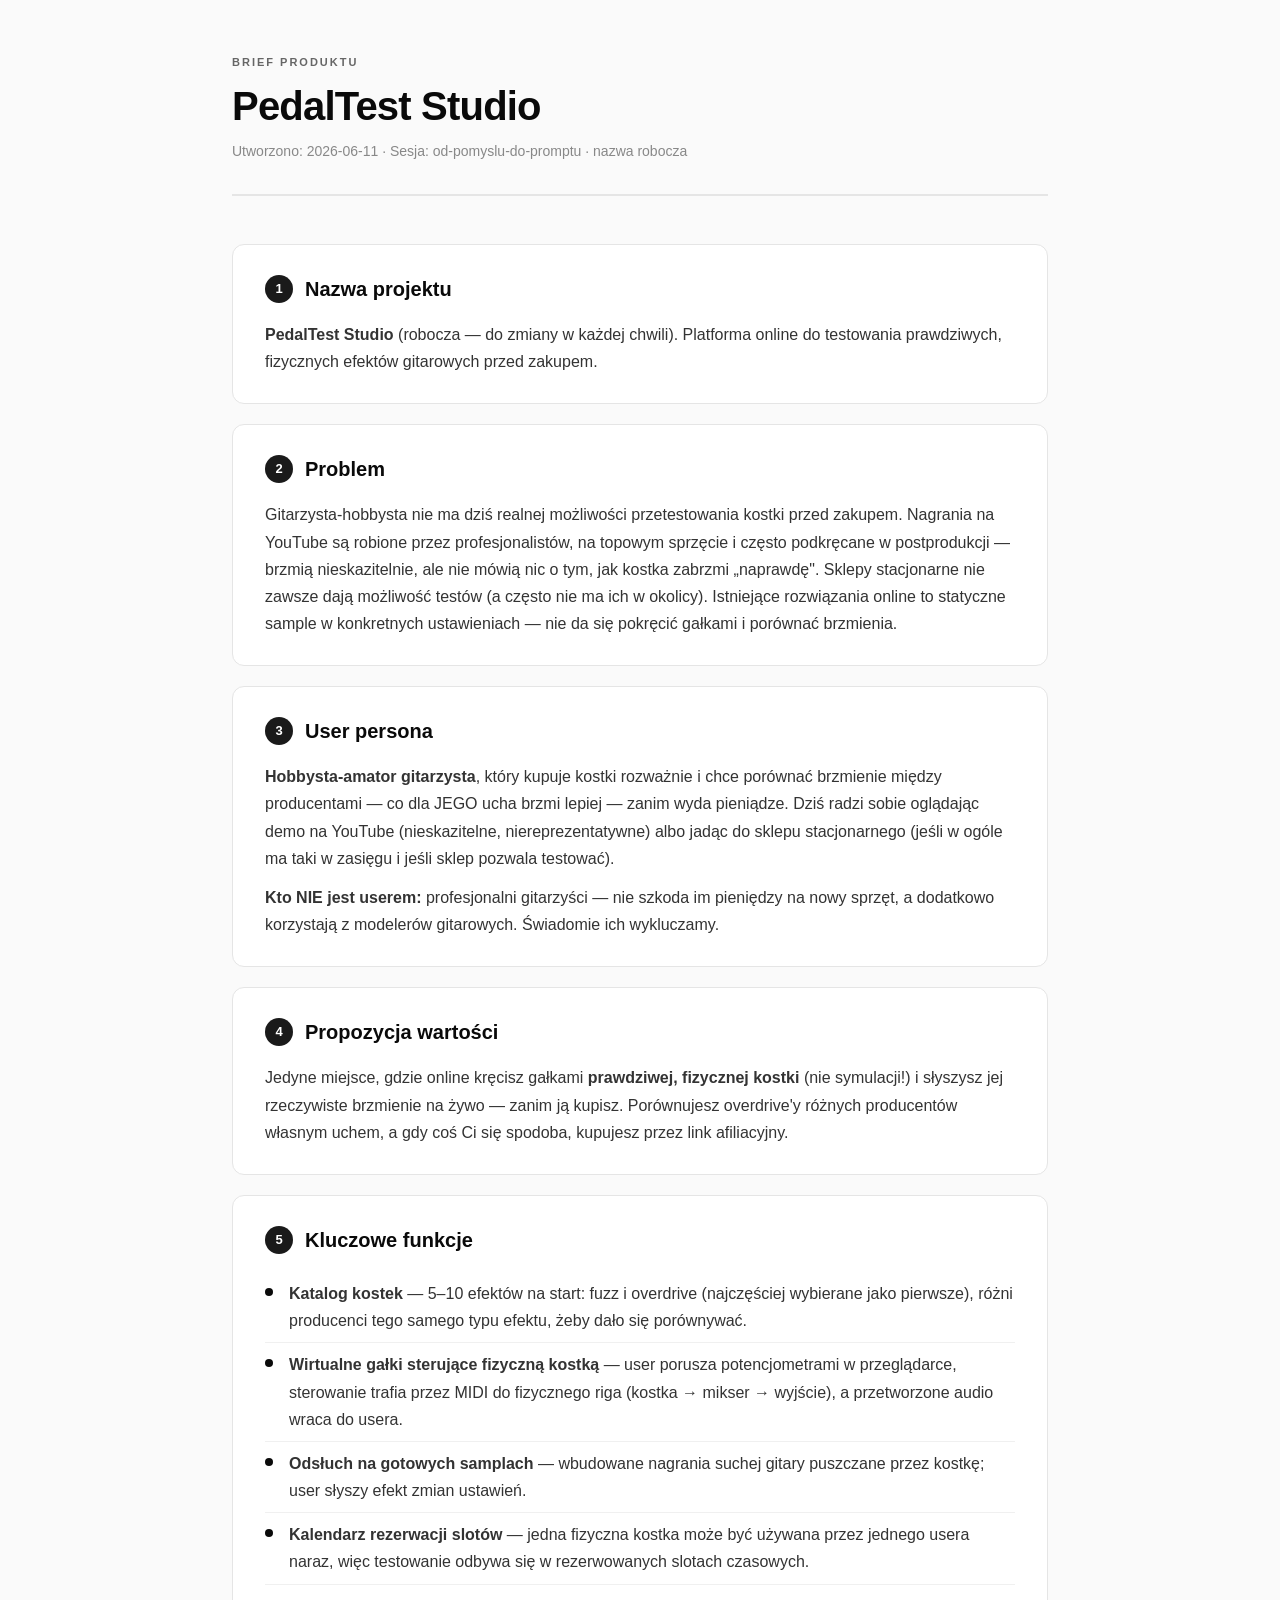
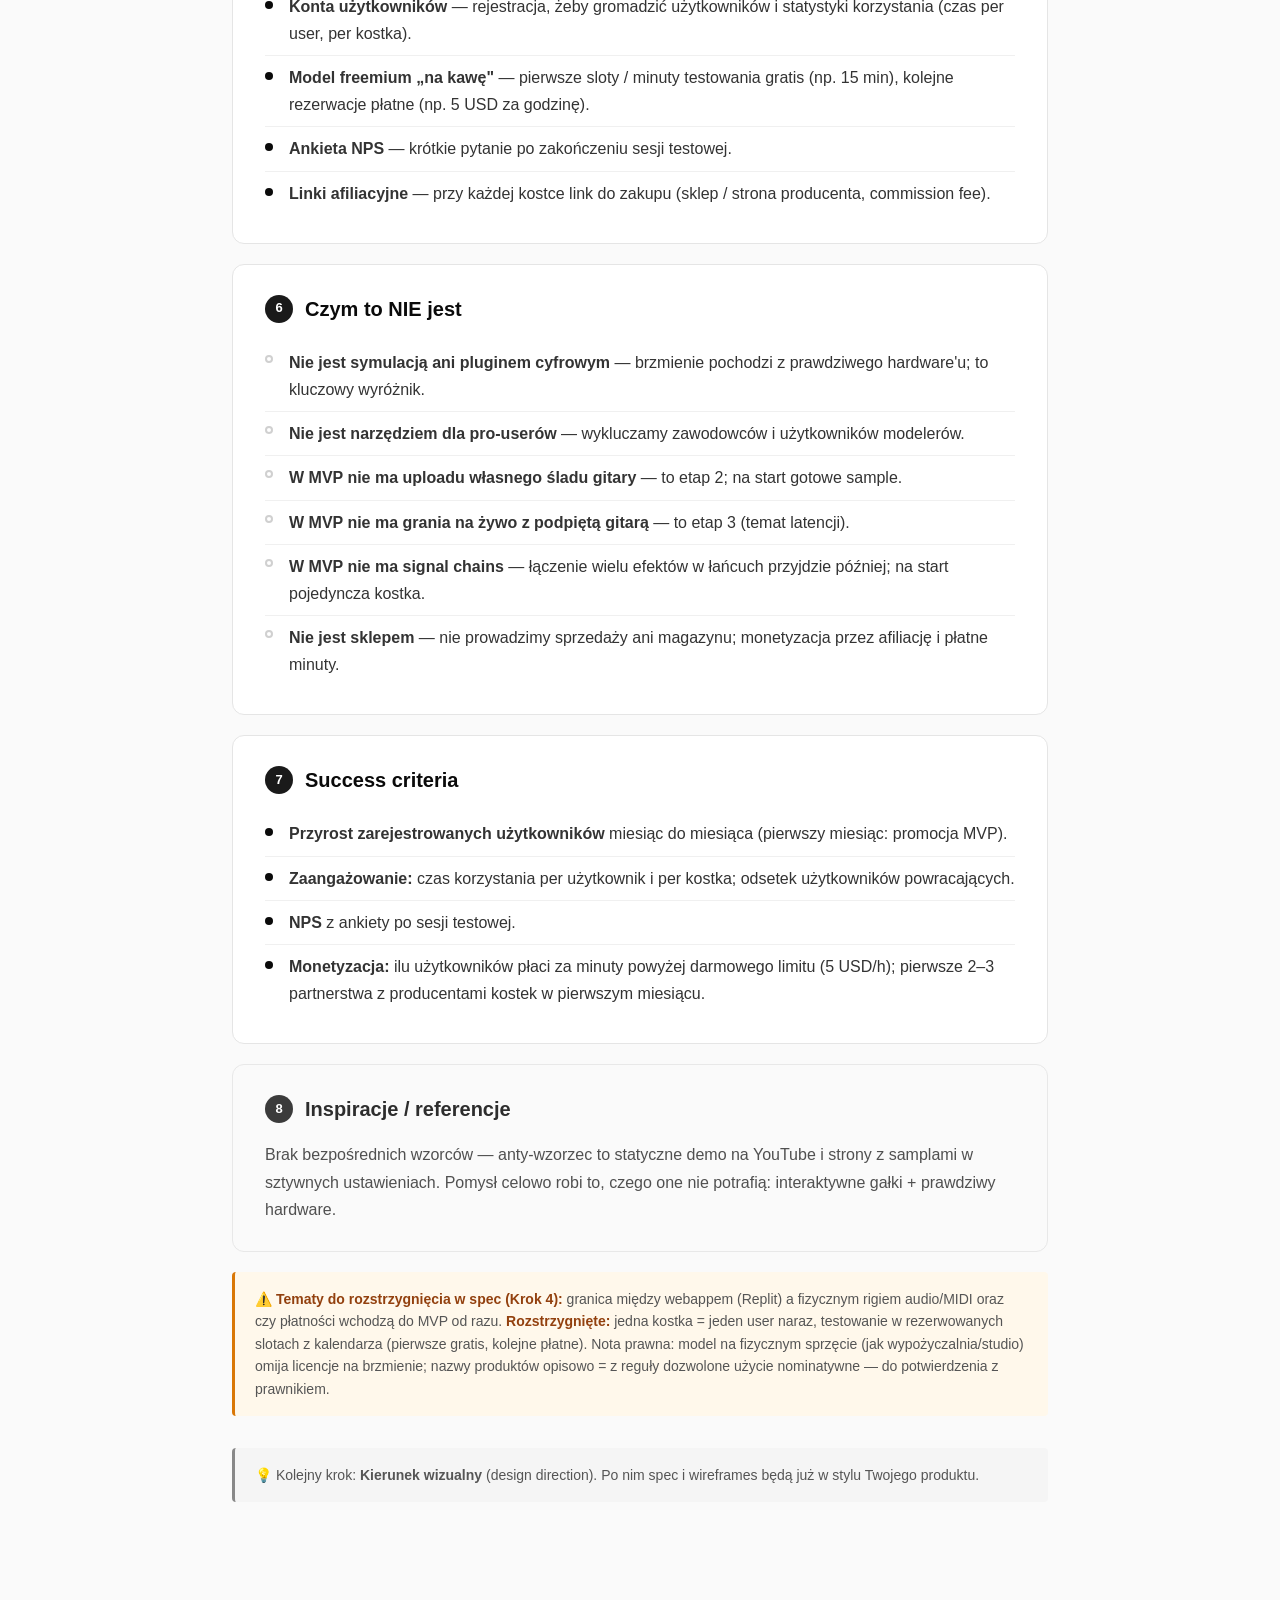
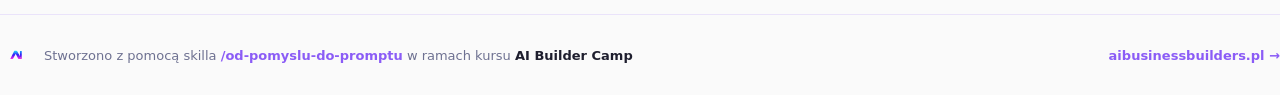
<file: 02-brief.html>
<!DOCTYPE html>
<html lang="pl">
<head>
  <meta charset="UTF-8">
  <meta name="viewport" content="width=device-width, initial-scale=1.0">
  <title>Brief: PedalTest Studio</title>
  <style>
    *, *::before, *::after { margin: 0; padding: 0; box-sizing: border-box; }

    body {
      font-family: -apple-system, BlinkMacSystemFont, 'Segoe UI', Roboto, 'Helvetica Neue', sans-serif;
      background: #fafafa;
      color: #1a1a1a;
      line-height: 1.6;
      -webkit-font-smoothing: antialiased;
    }

    .container {
      max-width: 880px;
      margin: 0 auto;
      padding: 48px 32px;
    }

    @media (max-width: 640px) { .container { padding: 24px 16px; } }

    .hero {
      margin-bottom: 48px;
      padding-bottom: 32px;
      border-bottom: 2px solid #e5e5e5;
    }

    .eyebrow {
      display: inline-block;
      font-size: 11px;
      font-weight: 700;
      letter-spacing: 2px;
      text-transform: uppercase;
      color: #666;
      margin-bottom: 12px;
    }

    h1 {
      font-size: 40px;
      font-weight: 700;
      letter-spacing: -0.02em;
      line-height: 1.1;
      color: #0a0a0a;
      margin-bottom: 12px;
    }

    @media (max-width: 640px) { h1 { font-size: 30px; } }

    .meta {
      font-size: 14px;
      color: #888;
    }

    .card {
      background: #ffffff;
      border: 1px solid #e5e5e5;
      border-radius: 12px;
      padding: 28px 32px;
      margin-bottom: 20px;
      transition: border-color 0.2s;
    }

    .card:hover { border-color: #d0d0d0; }

    @media (max-width: 640px) { .card { padding: 20px 22px; } }

    .card-num {
      display: inline-flex;
      align-items: center;
      justify-content: center;
      width: 28px;
      height: 28px;
      border-radius: 50%;
      background: #1a1a1a;
      color: white;
      font-size: 13px;
      font-weight: 700;
      margin-right: 12px;
    }

    .card-title {
      display: flex;
      align-items: center;
      font-size: 20px;
      font-weight: 700;
      color: #0a0a0a;
      margin-bottom: 16px;
    }

    .card-content {
      font-size: 16px;
      color: #333;
      line-height: 1.7;
    }

    .card-content p { margin-bottom: 12px; }
    .card-content p:last-child { margin-bottom: 0; }

    .card-content ul {
      list-style: none;
      padding: 0;
    }

    .card-content li {
      padding: 8px 0 8px 24px;
      position: relative;
      border-bottom: 1px solid #f0f0f0;
    }

    .card-content li:last-child { border-bottom: none; }

    .card-content li::before {
      content: '';
      position: absolute;
      left: 0;
      top: 16px;
      width: 8px;
      height: 8px;
      border-radius: 50%;
      background: #0a0a0a;
    }

    .card-content li.x::before {
      background: transparent;
      border: 2px solid #d0d0d0;
      border-radius: 50%;
      top: 14px;
    }

    .card.optional {
      background: #fafafa;
      opacity: 0.85;
    }

    .notice {
      margin-top: 32px;
      padding: 16px 20px;
      background: #f5f5f5;
      border-left: 3px solid #888;
      border-radius: 4px;
      font-size: 14px;
      color: #555;
    }

    .warn {
      margin-top: 20px;
      padding: 16px 20px;
      background: #fff8eb;
      border-left: 3px solid #d97706;
      border-radius: 4px;
      font-size: 14px;
      color: #555;
    }

    .warn strong { color: #92400e; }
  </style>
</head>
<body>
  <main class="container">
    <header class="hero">
      <div class="eyebrow">Brief produktu</div>
      <h1>PedalTest Studio</h1>
      <div class="meta">Utworzono: 2026-06-11 · Sesja: od-pomyslu-do-promptu · nazwa robocza</div>
    </header>

    <article class="card">
      <h2 class="card-title"><span class="card-num">1</span>Nazwa projektu</h2>
      <div class="card-content"><p><strong>PedalTest Studio</strong> (robocza — do zmiany w każdej chwili). Platforma online do testowania prawdziwych, fizycznych efektów gitarowych przed zakupem.</p></div>
    </article>

    <article class="card">
      <h2 class="card-title"><span class="card-num">2</span>Problem</h2>
      <div class="card-content"><p>Gitarzysta-hobbysta nie ma dziś realnej możliwości przetestowania kostki przed zakupem. Nagrania na YouTube są robione przez profesjonalistów, na topowym sprzęcie i często podkręcane w postprodukcji — brzmią nieskazitelnie, ale nie mówią nic o tym, jak kostka zabrzmi „naprawdę". Sklepy stacjonarne nie zawsze dają możliwość testów (a często nie ma ich w okolicy). Istniejące rozwiązania online to statyczne sample w konkretnych ustawieniach — nie da się pokręcić gałkami i porównać brzmienia.</p></div>
    </article>

    <article class="card">
      <h2 class="card-title"><span class="card-num">3</span>User persona</h2>
      <div class="card-content">
        <p><strong>Hobbysta-amator gitarzysta</strong>, który kupuje kostki rozważnie i chce porównać brzmienie między producentami — co dla JEGO ucha brzmi lepiej — zanim wyda pieniądze. Dziś radzi sobie oglądając demo na YouTube (nieskazitelne, niereprezentatywne) albo jadąc do sklepu stacjonarnego (jeśli w ogóle ma taki w zasięgu i jeśli sklep pozwala testować).</p>
        <p><strong>Kto NIE jest userem:</strong> profesjonalni gitarzyści — nie szkoda im pieniędzy na nowy sprzęt, a dodatkowo korzystają z modelerów gitarowych. Świadomie ich wykluczamy.</p>
      </div>
    </article>

    <article class="card">
      <h2 class="card-title"><span class="card-num">4</span>Propozycja wartości</h2>
      <div class="card-content"><p>Jedyne miejsce, gdzie online kręcisz gałkami <strong>prawdziwej, fizycznej kostki</strong> (nie symulacji!) i słyszysz jej rzeczywiste brzmienie na żywo — zanim ją kupisz. Porównujesz overdrive'y różnych producentów własnym uchem, a gdy coś Ci się spodoba, kupujesz przez link afiliacyjny.</p></div>
    </article>

    <article class="card">
      <h2 class="card-title"><span class="card-num">5</span>Kluczowe funkcje</h2>
      <div class="card-content">
        <ul>
          <li><strong>Katalog kostek</strong> — 5–10 efektów na start: fuzz i overdrive (najczęściej wybierane jako pierwsze), różni producenci tego samego typu efektu, żeby dało się porównywać.</li>
          <li><strong>Wirtualne gałki sterujące fizyczną kostką</strong> — user porusza potencjometrami w przeglądarce, sterowanie trafia przez MIDI do fizycznego riga (kostka → mikser → wyjście), a przetworzone audio wraca do usera.</li>
          <li><strong>Odsłuch na gotowych samplach</strong> — wbudowane nagrania suchej gitary puszczane przez kostkę; user słyszy efekt zmian ustawień.</li>
          <li><strong>Kalendarz rezerwacji slotów</strong> — jedna fizyczna kostka może być używana przez jednego usera naraz, więc testowanie odbywa się w rezerwowanych slotach czasowych.</li>
          <li><strong>Konta użytkowników</strong> — rejestracja, żeby gromadzić użytkowników i statystyki korzystania (czas per user, per kostka).</li>
          <li><strong>Model freemium „na kawę"</strong> — pierwsze sloty / minuty testowania gratis (np. 15 min), kolejne rezerwacje płatne (np. 5 USD za godzinę).</li>
          <li><strong>Ankieta NPS</strong> — krótkie pytanie po zakończeniu sesji testowej.</li>
          <li><strong>Linki afiliacyjne</strong> — przy każdej kostce link do zakupu (sklep / strona producenta, commission fee).</li>
        </ul>
      </div>
    </article>

    <article class="card">
      <h2 class="card-title"><span class="card-num">6</span>Czym to NIE jest</h2>
      <div class="card-content">
        <ul>
          <li class="x"><strong>Nie jest symulacją ani pluginem cyfrowym</strong> — brzmienie pochodzi z prawdziwego hardware'u; to kluczowy wyróżnik.</li>
          <li class="x"><strong>Nie jest narzędziem dla pro-userów</strong> — wykluczamy zawodowców i użytkowników modelerów.</li>
          <li class="x"><strong>W MVP nie ma uploadu własnego śladu gitary</strong> — to etap 2; na start gotowe sample.</li>
          <li class="x"><strong>W MVP nie ma grania na żywo z podpiętą gitarą</strong> — to etap 3 (temat latencji).</li>
          <li class="x"><strong>W MVP nie ma signal chains</strong> — łączenie wielu efektów w łańcuch przyjdzie później; na start pojedyncza kostka.</li>
          <li class="x"><strong>Nie jest sklepem</strong> — nie prowadzimy sprzedaży ani magazynu; monetyzacja przez afiliację i płatne minuty.</li>
        </ul>
      </div>
    </article>

    <article class="card">
      <h2 class="card-title"><span class="card-num">7</span>Success criteria</h2>
      <div class="card-content">
        <ul>
          <li><strong>Przyrost zarejestrowanych użytkowników</strong> miesiąc do miesiąca (pierwszy miesiąc: promocja MVP).</li>
          <li><strong>Zaangażowanie:</strong> czas korzystania per użytkownik i per kostka; odsetek użytkowników powracających.</li>
          <li><strong>NPS</strong> z ankiety po sesji testowej.</li>
          <li><strong>Monetyzacja:</strong> ilu użytkowników płaci za minuty powyżej darmowego limitu (5 USD/h); pierwsze 2–3 partnerstwa z producentami kostek w pierwszym miesiącu.</li>
        </ul>
      </div>
    </article>

    <article class="card optional">
      <h2 class="card-title"><span class="card-num">8</span>Inspiracje / referencje</h2>
      <div class="card-content"><p>Brak bezpośrednich wzorców — anty-wzorzec to statyczne demo na YouTube i strony z samplami w sztywnych ustawieniach. Pomysł celowo robi to, czego one nie potrafią: interaktywne gałki + prawdziwy hardware.</p></div>
    </article>

    <div class="warn">
      ⚠️ <strong>Tematy do rozstrzygnięcia w spec (Krok 4):</strong> granica między webappem (Replit) a fizycznym rigiem audio/MIDI oraz czy płatności wchodzą do MVP od razu. <strong>Rozstrzygnięte:</strong> jedna kostka = jeden user naraz, testowanie w rezerwowanych slotach z kalendarza (pierwsze gratis, kolejne płatne). Nota prawna: model na fizycznym sprzęcie (jak wypożyczalnia/studio) omija licencje na brzmienie; nazwy produktów opisowo = z reguły dozwolone użycie nominatywne — do potwierdzenia z prawnikiem.
    </div>

    <div class="notice">
      💡 Kolejny krok: <strong>Kierunek wizualny</strong> (design direction). Po nim spec i wireframes będą już w stylu Twojego produktu.
    </div>
  </main>

  <footer style="
    margin-top: 64px;
    padding: 24px 0;
    border-top: 1px solid rgba(139, 92, 246, 0.15);
    display: flex;
    justify-content: space-between;
    align-items: center;
    flex-wrap: wrap;
    gap: 16px;
    font-family: system-ui, -apple-system, 'Segoe UI', Roboto, sans-serif;
    font-size: 13px;
    color: #6E7191;
    line-height: 1.5;
  ">
    <div style="display: flex; align-items: center; gap: 12px; min-width: 0;">
      <svg width="32" height="32" viewBox="0 0 1058 1058" fill="none" xmlns="http://www.w3.org/2000/svg" style="flex-shrink: 0;">
        <path d="M719.288 396.369H659.786V566.284L710.57 663.324H719.288V396.369Z" fill="url(#aibb-grad-1)"/>
        <path d="M339 663.154L460.458 416.556C471.377 394.719 486.274 392.179 500.874 392.179H535.365C553.182 392.179 566.089 396.708 574.934 415.244L710.57 663.154H634.521C615.053 663.154 604.77 655.452 597.787 640.809L519.326 484.86L439.891 639.328C432.443 651.474 422.624 663.154 405.739 663.154H339Z" fill="url(#aibb-grad-2)"/>
        <path opacity="0.3" d="M659.786 566.242L710.57 663.281H719.88L659.786 562.517V566.242Z" fill="black"/>
        <defs>
          <linearGradient id="aibb-grad-1" x1="689.537" y1="396.369" x2="689.537" y2="663.154" gradientUnits="userSpaceOnUse">
            <stop stop-color="#18A0FB"/>
            <stop offset="0.48" stop-color="#3119F8"/>
            <stop offset="1" stop-color="#FF28E7"/>
          </linearGradient>
          <linearGradient id="aibb-grad-2" x1="524.785" y1="392.349" x2="524.785" y2="663.154" gradientUnits="userSpaceOnUse">
            <stop stop-color="#24D9FE"/>
            <stop offset="0.48" stop-color="#3119F8"/>
            <stop offset="1" stop-color="#FF28E7"/>
          </linearGradient>
        </defs>
      </svg>
      <span style="min-width: 0;">
        Stworzono z pomocą skilla
        <strong style="color: #8B5CF6; font-weight: 600;">/od-pomyslu-do-promptu</strong>
        w ramach kursu
        <strong style="color: #1E1E2E; font-weight: 600;">AI Builder Camp</strong>
      </span>
    </div>
    <a href="https://aibusinessbuilders.pl" target="_blank" rel="noopener" style="
      color: #8B5CF6;
      text-decoration: none;
      font-weight: 600;
      white-space: nowrap;
    ">aibusinessbuilders.pl →</a>
  </footer>
</body>
</html>
</file>
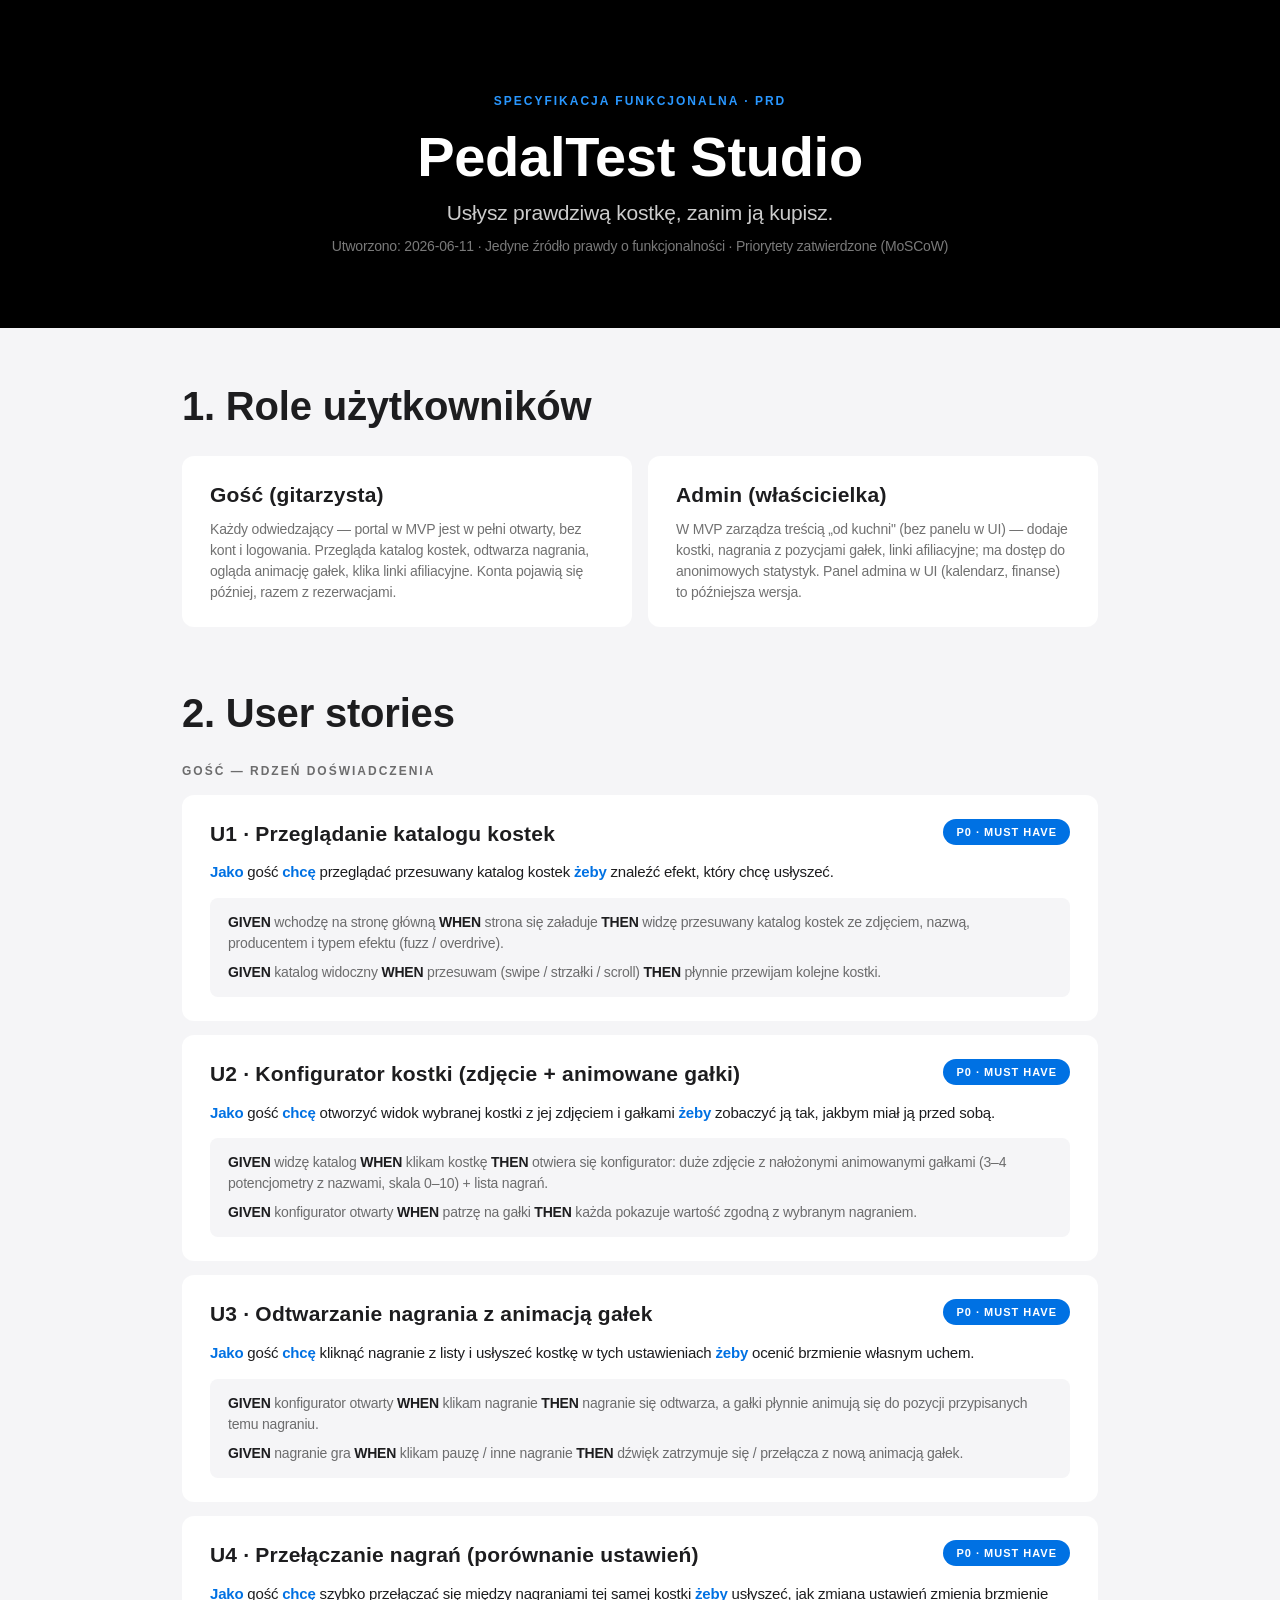
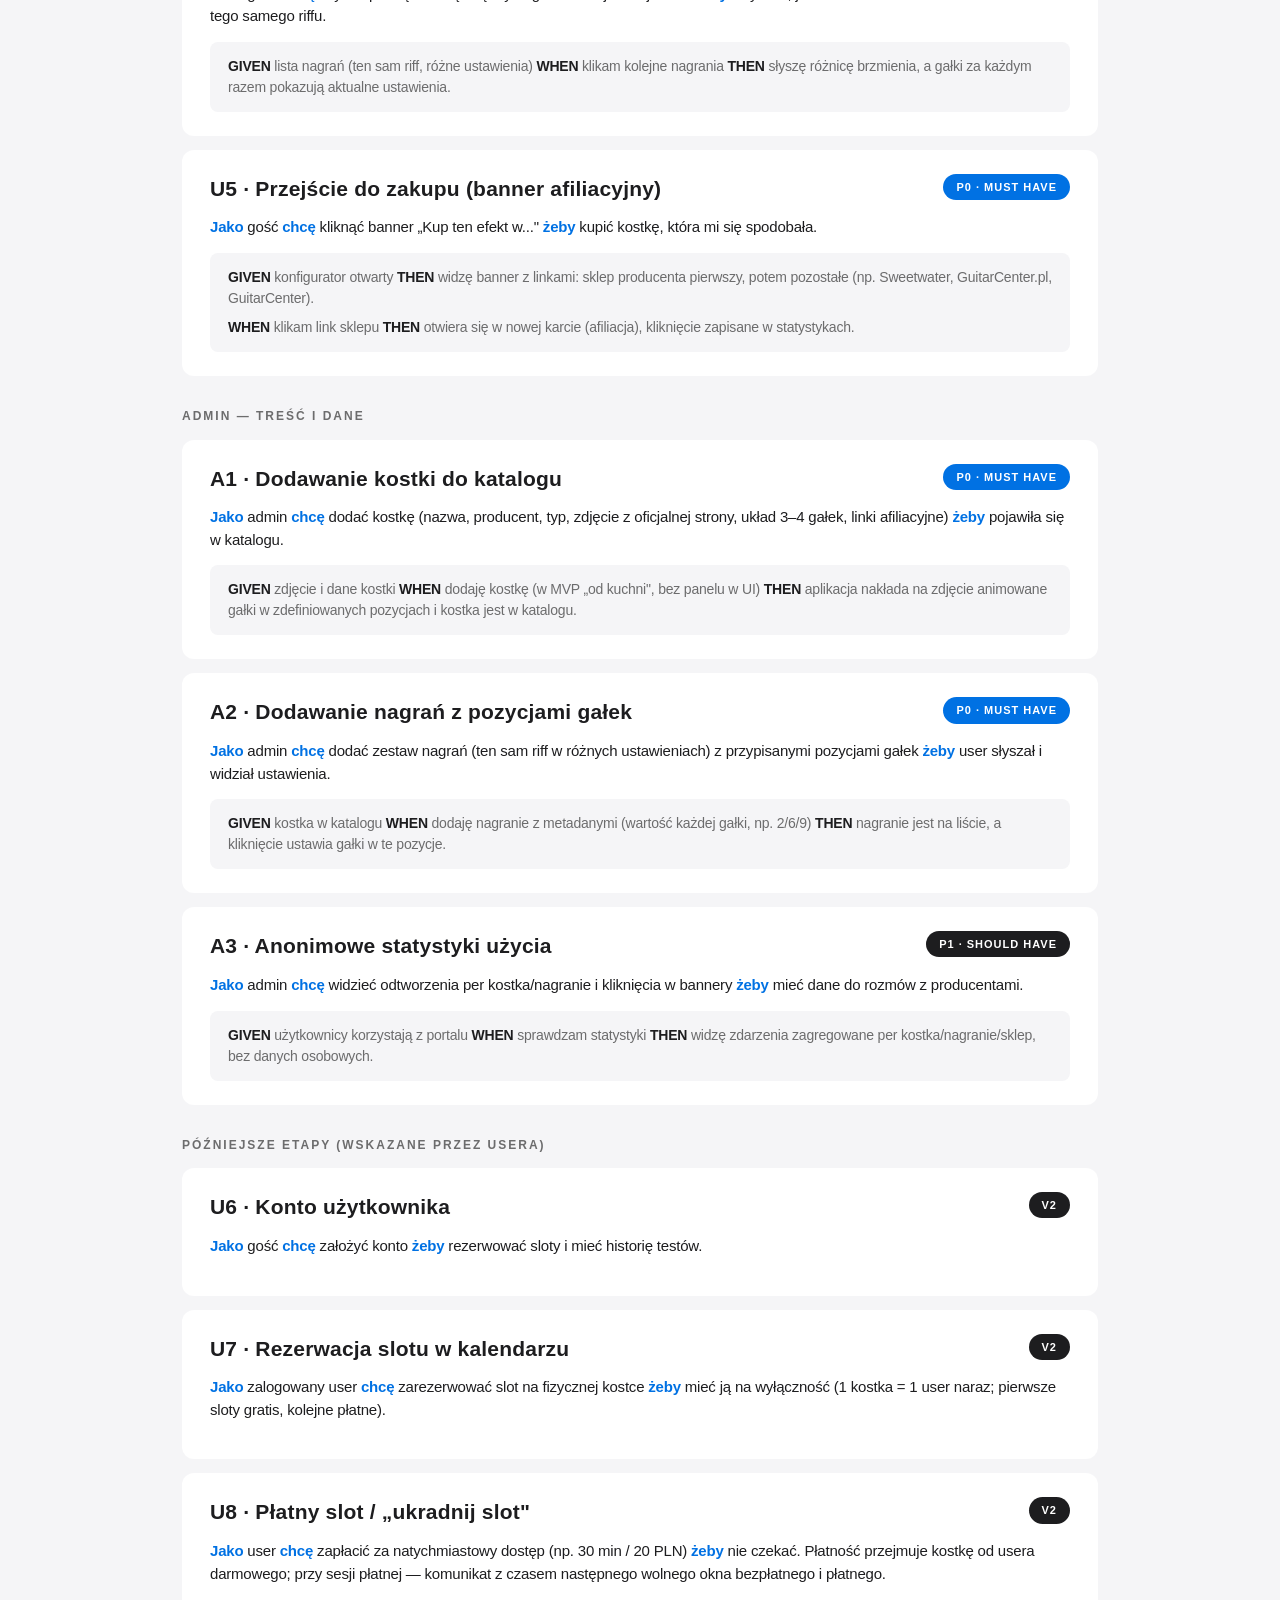
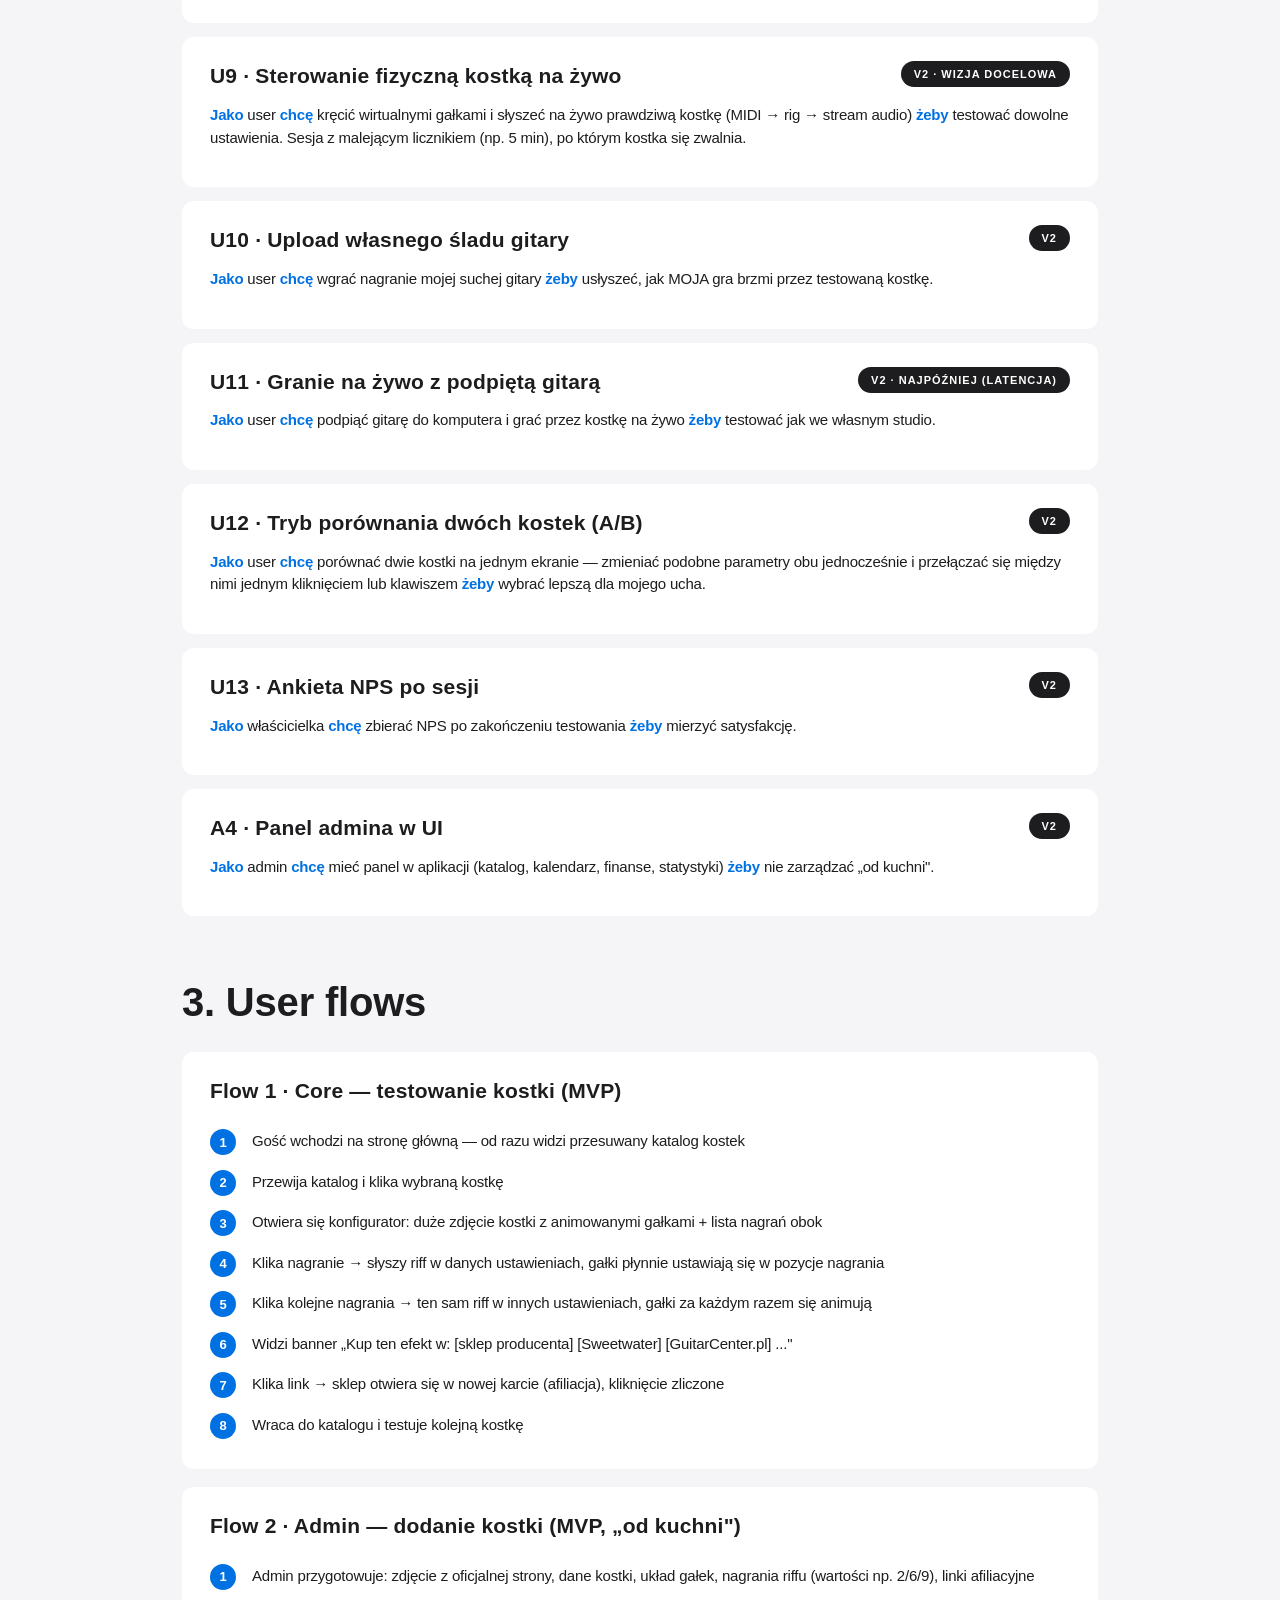
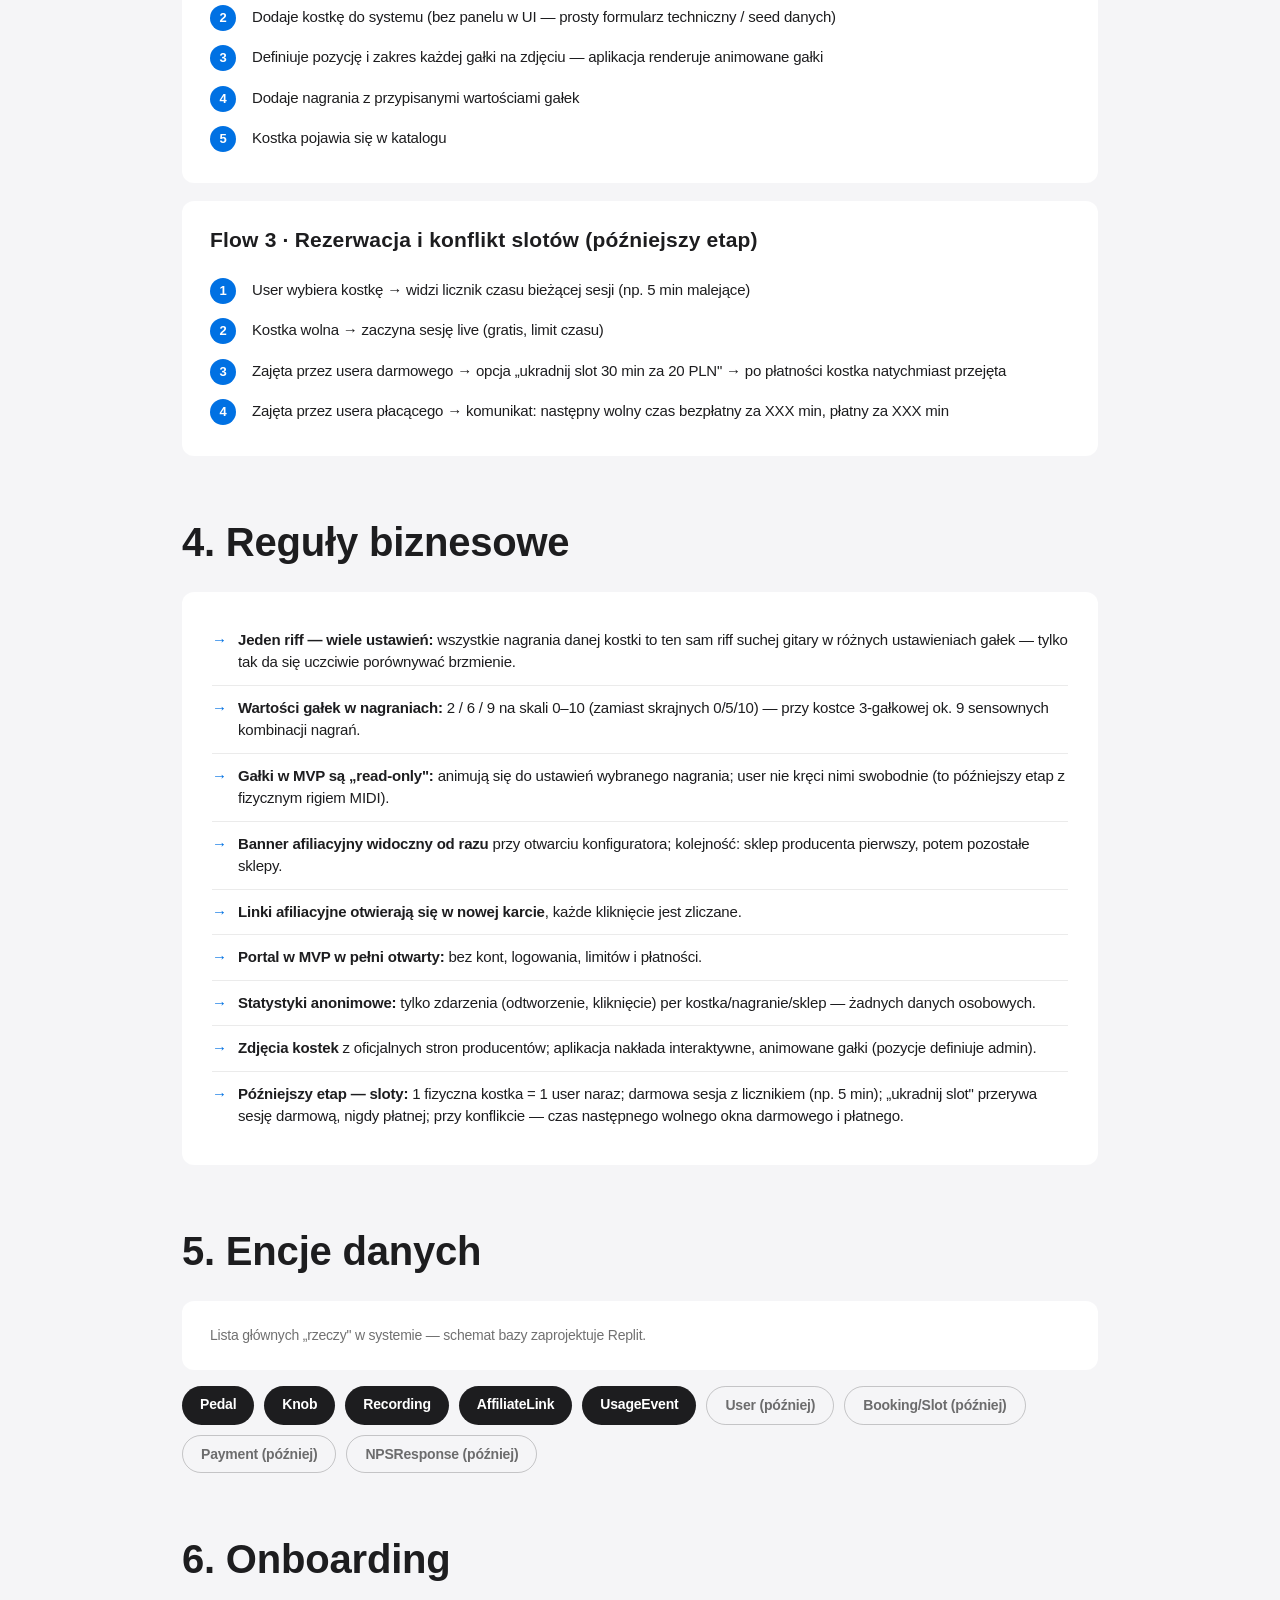
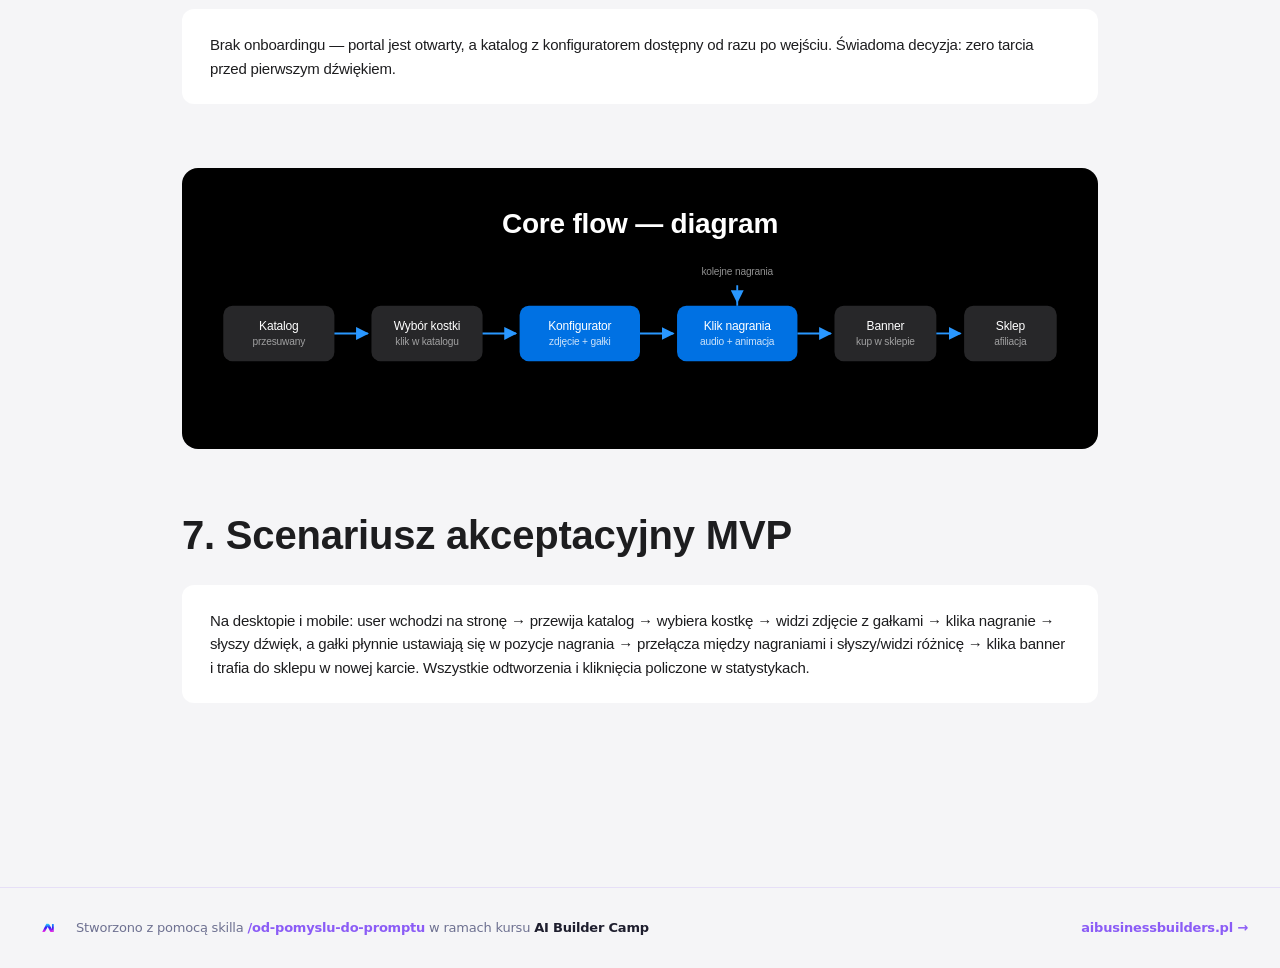
<file: 04-spec.html>
<!DOCTYPE html>
<html lang="pl">
<head>
  <meta charset="UTF-8">
  <meta name="viewport" content="width=device-width, initial-scale=1.0">
  <title>Specyfikacja: PedalTest Studio</title>
  <style>
    *, *::before, *::after { margin: 0; padding: 0; box-sizing: border-box; }

    :root {
      --color-primary: #0071e3;
      --color-link: #0066cc;
      --color-bg: #f5f5f7;
      --color-surface: #ffffff;
      --color-text: #1d1d1f;
      --color-text-muted: rgba(0, 0, 0, 0.56);
      --color-border: rgba(0, 0, 0, 0.08);
      --color-dark: #000000;
      --font-heading: 'SF Pro Display', -apple-system, BlinkMacSystemFont, 'Helvetica Neue', Helvetica, Arial, sans-serif;
      --font-body: 'SF Pro Text', -apple-system, BlinkMacSystemFont, 'Helvetica Neue', Helvetica, Arial, sans-serif;
      --radius: 8px;
    }

    body {
      font-family: var(--font-body);
      background: var(--color-bg);
      color: var(--color-text);
      line-height: 1.47;
      letter-spacing: -0.2px;
      -webkit-font-smoothing: antialiased;
    }

    h1, h2, h3, h4 { font-family: var(--font-heading); }

    /* DARK HERO - cinematic Apple opening */
    .hero-dark {
      background: var(--color-dark);
      color: #ffffff;
      padding: 88px 32px 72px;
      text-align: center;
    }
    .eyebrow {
      display: inline-block;
      font-size: 12px;
      font-weight: 600;
      letter-spacing: 2px;
      text-transform: uppercase;
      color: #2997ff;
      margin-bottom: 16px;
    }
    .hero-dark h1 {
      font-size: 56px;
      font-weight: 600;
      line-height: 1.07;
      letter-spacing: -0.28px;
      margin-bottom: 14px;
    }
    @media (max-width: 640px) { .hero-dark h1 { font-size: 34px; } }
    .hero-sub {
      font-size: 21px;
      font-weight: 400;
      line-height: 1.19;
      color: rgba(255,255,255,0.8);
      max-width: 640px;
      margin: 0 auto 10px;
    }
    .meta { font-size: 14px; color: rgba(255,255,255,0.48); }

    .container { max-width: 980px; margin: 0 auto; padding: 56px 32px; }
    @media (max-width: 640px) { .container { padding: 28px 16px; } }

    section { margin-bottom: 64px; }
    section h2 {
      font-size: 40px;
      font-weight: 600;
      line-height: 1.1;
      margin-bottom: 28px;
    }
    @media (max-width: 640px) { section h2 { font-size: 28px; } }

    .roles-grid {
      display: grid;
      grid-template-columns: repeat(auto-fit, minmax(280px, 1fr));
      gap: 16px;
    }
    .role-card {
      background: var(--color-surface);
      border-radius: 12px;
      padding: 24px 28px;
    }
    .role-name { font-size: 21px; font-weight: 700; margin-bottom: 8px; letter-spacing: 0.2px; }
    .role-desc { font-size: 14px; color: var(--color-text-muted); line-height: 1.5; }

    .story {
      background: var(--color-surface);
      border-radius: 12px;
      padding: 24px 28px;
      margin-bottom: 14px;
    }
    .story-header { display: flex; justify-content: space-between; align-items: flex-start; gap: 12px; margin-bottom: 12px; flex-wrap: wrap; }
    .story-title { font-family: var(--font-heading); font-size: 21px; font-weight: 700; letter-spacing: 0.2px; flex: 1; min-width: 0; }
    .badge {
      font-size: 11px;
      font-weight: 600;
      letter-spacing: 1px;
      text-transform: uppercase;
      padding: 5px 13px;
      border-radius: 980px;
      white-space: nowrap;
    }
    .badge-p0 { background: var(--color-primary); color: #ffffff; }
    .badge-p1 { background: var(--color-text); color: #ffffff; }
    .badge-later { background: var(--color-text); color: #ffffff; }
    .story-body { font-size: 15px; line-height: 1.5; margin-bottom: 14px; }
    .story-body strong { color: var(--color-primary); font-weight: 600; }
    .acceptance {
      background: var(--color-bg);
      border-radius: var(--radius);
      padding: 14px 18px;
      font-size: 14px;
      color: var(--color-text-muted);
      line-height: 1.5;
    }
    .acceptance p { margin-bottom: 8px; }
    .acceptance p:last-child { margin-bottom: 0; }
    .acceptance .kw { font-weight: 600; color: var(--color-text); }

    .group-label {
      font-size: 12px;
      font-weight: 600;
      letter-spacing: 2px;
      text-transform: uppercase;
      color: var(--color-text-muted);
      margin: 32px 0 14px;
    }
    .group-label:first-of-type { margin-top: 0; }

    .flow {
      background: var(--color-surface);
      border-radius: 12px;
      padding: 24px 28px;
      margin-bottom: 18px;
    }
    .flow-title { font-family: var(--font-heading); font-size: 21px; font-weight: 700; letter-spacing: 0.2px; margin-bottom: 14px; }
    .flow-steps { list-style: none; counter-reset: fc; }
    .flow-steps li {
      counter-increment: fc;
      padding: 9px 0 9px 42px;
      position: relative;
      font-size: 15px;
      line-height: 1.5;
    }
    .flow-steps li::before {
      content: counter(fc);
      position: absolute;
      left: 0;
      top: 8px;
      width: 26px;
      height: 26px;
      background: var(--color-primary);
      color: white;
      border-radius: 50%;
      display: flex;
      align-items: center;
      justify-content: center;
      font-weight: 600;
      font-size: 13px;
      font-family: var(--font-heading);
    }

    .rules { background: var(--color-surface); border-radius: 12px; padding: 26px 30px; list-style: none; }
    .rules li {
      padding: 11px 0 11px 26px;
      font-size: 15px;
      line-height: 1.5;
      position: relative;
    }
    .rules li + li { border-top: 1px solid var(--color-border); }
    .rules li::before { content: "→"; position: absolute; left: 0; color: var(--color-primary); font-weight: 600; }

    .entities { display: flex; flex-wrap: wrap; gap: 10px; list-style: none; }
    .entities li {
      background: var(--color-text);
      color: white;
      padding: 8px 18px;
      border-radius: 980px;
      font-size: 14px;
      font-weight: 600;
    }
    .entities li.future { background: transparent; color: var(--color-text-muted); border: 1px solid rgba(0,0,0,0.2); }

    .panel {
      background: var(--color-surface);
      border-radius: 12px;
      padding: 24px 28px;
      font-size: 15px;
      line-height: 1.55;
    }

    /* DARK diagram section */
    .dark-section {
      background: var(--color-dark);
      color: #ffffff;
      border-radius: 16px;
      padding: 40px 32px;
      overflow-x: auto;
    }
    .dark-section h3 { font-size: 28px; font-weight: 600; line-height: 1.14; margin-bottom: 24px; text-align: center; }
  </style>
</head>
<body>
  <header class="hero-dark">
    <div class="eyebrow">Specyfikacja funkcjonalna · PRD</div>
    <h1>PedalTest Studio</h1>
    <p class="hero-sub">Usłysz prawdziwą kostkę, zanim ją kupisz.</p>
    <div class="meta">Utworzono: 2026-06-11 · Jedyne źródło prawdy o funkcjonalności · Priorytety zatwierdzone (MoSCoW)</div>
  </header>

  <main class="container">
    <section>
      <h2>1. Role użytkowników</h2>
      <div class="roles-grid">
        <div class="role-card">
          <div class="role-name">Gość (gitarzysta)</div>
          <div class="role-desc">Każdy odwiedzający — portal w MVP jest w pełni otwarty, bez kont i logowania. Przegląda katalog kostek, odtwarza nagrania, ogląda animację gałek, klika linki afiliacyjne. Konta pojawią się później, razem z rezerwacjami.</div>
        </div>
        <div class="role-card">
          <div class="role-name">Admin (właścicielka)</div>
          <div class="role-desc">W MVP zarządza treścią „od kuchni" (bez panelu w UI) — dodaje kostki, nagrania z pozycjami gałek, linki afiliacyjne; ma dostęp do anonimowych statystyk. Panel admina w UI (kalendarz, finanse) to późniejsza wersja.</div>
        </div>
      </div>
    </section>

    <section>
      <h2>2. User stories</h2>

      <div class="group-label">Gość — rdzeń doświadczenia</div>

      <article class="story">
        <div class="story-header"><div class="story-title">U1 · Przeglądanie katalogu kostek</div><span class="badge badge-p0">P0 · Must Have</span></div>
        <div class="story-body"><strong>Jako</strong> gość <strong>chcę</strong> przeglądać przesuwany katalog kostek <strong>żeby</strong> znaleźć efekt, który chcę usłyszeć.</div>
        <div class="acceptance">
          <p><span class="kw">GIVEN</span> wchodzę na stronę główną <span class="kw">WHEN</span> strona się załaduje <span class="kw">THEN</span> widzę przesuwany katalog kostek ze zdjęciem, nazwą, producentem i typem efektu (fuzz / overdrive).</p>
          <p><span class="kw">GIVEN</span> katalog widoczny <span class="kw">WHEN</span> przesuwam (swipe / strzałki / scroll) <span class="kw">THEN</span> płynnie przewijam kolejne kostki.</p>
        </div>
      </article>

      <article class="story">
        <div class="story-header"><div class="story-title">U2 · Konfigurator kostki (zdjęcie + animowane gałki)</div><span class="badge badge-p0">P0 · Must Have</span></div>
        <div class="story-body"><strong>Jako</strong> gość <strong>chcę</strong> otworzyć widok wybranej kostki z jej zdjęciem i gałkami <strong>żeby</strong> zobaczyć ją tak, jakbym miał ją przed sobą.</div>
        <div class="acceptance">
          <p><span class="kw">GIVEN</span> widzę katalog <span class="kw">WHEN</span> klikam kostkę <span class="kw">THEN</span> otwiera się konfigurator: duże zdjęcie z nałożonymi animowanymi gałkami (3–4 potencjometry z nazwami, skala 0–10) + lista nagrań.</p>
          <p><span class="kw">GIVEN</span> konfigurator otwarty <span class="kw">WHEN</span> patrzę na gałki <span class="kw">THEN</span> każda pokazuje wartość zgodną z wybranym nagraniem.</p>
        </div>
      </article>

      <article class="story">
        <div class="story-header"><div class="story-title">U3 · Odtwarzanie nagrania z animacją gałek</div><span class="badge badge-p0">P0 · Must Have</span></div>
        <div class="story-body"><strong>Jako</strong> gość <strong>chcę</strong> kliknąć nagranie z listy i usłyszeć kostkę w tych ustawieniach <strong>żeby</strong> ocenić brzmienie własnym uchem.</div>
        <div class="acceptance">
          <p><span class="kw">GIVEN</span> konfigurator otwarty <span class="kw">WHEN</span> klikam nagranie <span class="kw">THEN</span> nagranie się odtwarza, a gałki płynnie animują się do pozycji przypisanych temu nagraniu.</p>
          <p><span class="kw">GIVEN</span> nagranie gra <span class="kw">WHEN</span> klikam pauzę / inne nagranie <span class="kw">THEN</span> dźwięk zatrzymuje się / przełącza z nową animacją gałek.</p>
        </div>
      </article>

      <article class="story">
        <div class="story-header"><div class="story-title">U4 · Przełączanie nagrań (porównanie ustawień)</div><span class="badge badge-p0">P0 · Must Have</span></div>
        <div class="story-body"><strong>Jako</strong> gość <strong>chcę</strong> szybko przełączać się między nagraniami tej samej kostki <strong>żeby</strong> usłyszeć, jak zmiana ustawień zmienia brzmienie tego samego riffu.</div>
        <div class="acceptance">
          <p><span class="kw">GIVEN</span> lista nagrań (ten sam riff, różne ustawienia) <span class="kw">WHEN</span> klikam kolejne nagrania <span class="kw">THEN</span> słyszę różnicę brzmienia, a gałki za każdym razem pokazują aktualne ustawienia.</p>
        </div>
      </article>

      <article class="story">
        <div class="story-header"><div class="story-title">U5 · Przejście do zakupu (banner afiliacyjny)</div><span class="badge badge-p0">P0 · Must Have</span></div>
        <div class="story-body"><strong>Jako</strong> gość <strong>chcę</strong> kliknąć banner „Kup ten efekt w..." <strong>żeby</strong> kupić kostkę, która mi się spodobała.</div>
        <div class="acceptance">
          <p><span class="kw">GIVEN</span> konfigurator otwarty <span class="kw">THEN</span> widzę banner z linkami: sklep producenta pierwszy, potem pozostałe (np. Sweetwater, GuitarCenter.pl, GuitarCenter).</p>
          <p><span class="kw">WHEN</span> klikam link sklepu <span class="kw">THEN</span> otwiera się w nowej karcie (afiliacja), kliknięcie zapisane w statystykach.</p>
        </div>
      </article>

      <div class="group-label">Admin — treść i dane</div>

      <article class="story">
        <div class="story-header"><div class="story-title">A1 · Dodawanie kostki do katalogu</div><span class="badge badge-p0">P0 · Must Have</span></div>
        <div class="story-body"><strong>Jako</strong> admin <strong>chcę</strong> dodać kostkę (nazwa, producent, typ, zdjęcie z oficjalnej strony, układ 3–4 gałek, linki afiliacyjne) <strong>żeby</strong> pojawiła się w katalogu.</div>
        <div class="acceptance">
          <p><span class="kw">GIVEN</span> zdjęcie i dane kostki <span class="kw">WHEN</span> dodaję kostkę (w MVP „od kuchni", bez panelu w UI) <span class="kw">THEN</span> aplikacja nakłada na zdjęcie animowane gałki w zdefiniowanych pozycjach i kostka jest w katalogu.</p>
        </div>
      </article>

      <article class="story">
        <div class="story-header"><div class="story-title">A2 · Dodawanie nagrań z pozycjami gałek</div><span class="badge badge-p0">P0 · Must Have</span></div>
        <div class="story-body"><strong>Jako</strong> admin <strong>chcę</strong> dodać zestaw nagrań (ten sam riff w różnych ustawieniach) z przypisanymi pozycjami gałek <strong>żeby</strong> user słyszał i widział ustawienia.</div>
        <div class="acceptance">
          <p><span class="kw">GIVEN</span> kostka w katalogu <span class="kw">WHEN</span> dodaję nagranie z metadanymi (wartość każdej gałki, np. 2/6/9) <span class="kw">THEN</span> nagranie jest na liście, a kliknięcie ustawia gałki w te pozycje.</p>
        </div>
      </article>

      <article class="story">
        <div class="story-header"><div class="story-title">A3 · Anonimowe statystyki użycia</div><span class="badge badge-p1">P1 · Should Have</span></div>
        <div class="story-body"><strong>Jako</strong> admin <strong>chcę</strong> widzieć odtworzenia per kostka/nagranie i kliknięcia w bannery <strong>żeby</strong> mieć dane do rozmów z producentami.</div>
        <div class="acceptance">
          <p><span class="kw">GIVEN</span> użytkownicy korzystają z portalu <span class="kw">WHEN</span> sprawdzam statystyki <span class="kw">THEN</span> widzę zdarzenia zagregowane per kostka/nagranie/sklep, bez danych osobowych.</p>
        </div>
      </article>

      <div class="group-label">Późniejsze etapy (wskazane przez usera)</div>

      <article class="story">
        <div class="story-header"><div class="story-title">U6 · Konto użytkownika</div><span class="badge badge-later">V2</span></div>
        <div class="story-body"><strong>Jako</strong> gość <strong>chcę</strong> założyć konto <strong>żeby</strong> rezerwować sloty i mieć historię testów.</div>
      </article>

      <article class="story">
        <div class="story-header"><div class="story-title">U7 · Rezerwacja slotu w kalendarzu</div><span class="badge badge-later">V2</span></div>
        <div class="story-body"><strong>Jako</strong> zalogowany user <strong>chcę</strong> zarezerwować slot na fizycznej kostce <strong>żeby</strong> mieć ją na wyłączność (1 kostka = 1 user naraz; pierwsze sloty gratis, kolejne płatne).</div>
      </article>

      <article class="story">
        <div class="story-header"><div class="story-title">U8 · Płatny slot / „ukradnij slot"</div><span class="badge badge-later">V2</span></div>
        <div class="story-body"><strong>Jako</strong> user <strong>chcę</strong> zapłacić za natychmiastowy dostęp (np. 30 min / 20 PLN) <strong>żeby</strong> nie czekać. Płatność przejmuje kostkę od usera darmowego; przy sesji płatnej — komunikat z czasem następnego wolnego okna bezpłatnego i płatnego.</div>
      </article>

      <article class="story">
        <div class="story-header"><div class="story-title">U9 · Sterowanie fizyczną kostką na żywo</div><span class="badge badge-later">V2 · wizja docelowa</span></div>
        <div class="story-body"><strong>Jako</strong> user <strong>chcę</strong> kręcić wirtualnymi gałkami i słyszeć na żywo prawdziwą kostkę (MIDI → rig → stream audio) <strong>żeby</strong> testować dowolne ustawienia. Sesja z malejącym licznikiem (np. 5 min), po którym kostka się zwalnia.</div>
      </article>

      <article class="story">
        <div class="story-header"><div class="story-title">U10 · Upload własnego śladu gitary</div><span class="badge badge-later">V2</span></div>
        <div class="story-body"><strong>Jako</strong> user <strong>chcę</strong> wgrać nagranie mojej suchej gitary <strong>żeby</strong> usłyszeć, jak MOJA gra brzmi przez testowaną kostkę.</div>
      </article>

      <article class="story">
        <div class="story-header"><div class="story-title">U11 · Granie na żywo z podpiętą gitarą</div><span class="badge badge-later">V2 · najpóźniej (latencja)</span></div>
        <div class="story-body"><strong>Jako</strong> user <strong>chcę</strong> podpiąć gitarę do komputera i grać przez kostkę na żywo <strong>żeby</strong> testować jak we własnym studio.</div>
      </article>

      <article class="story">
        <div class="story-header"><div class="story-title">U12 · Tryb porównania dwóch kostek (A/B)</div><span class="badge badge-later">V2</span></div>
        <div class="story-body"><strong>Jako</strong> user <strong>chcę</strong> porównać dwie kostki na jednym ekranie — zmieniać podobne parametry obu jednocześnie i przełączać się między nimi jednym kliknięciem lub klawiszem <strong>żeby</strong> wybrać lepszą dla mojego ucha.</div>
      </article>

      <article class="story">
        <div class="story-header"><div class="story-title">U13 · Ankieta NPS po sesji</div><span class="badge badge-later">V2</span></div>
        <div class="story-body"><strong>Jako</strong> właścicielka <strong>chcę</strong> zbierać NPS po zakończeniu testowania <strong>żeby</strong> mierzyć satysfakcję.</div>
      </article>

      <article class="story">
        <div class="story-header"><div class="story-title">A4 · Panel admina w UI</div><span class="badge badge-later">V2</span></div>
        <div class="story-body"><strong>Jako</strong> admin <strong>chcę</strong> mieć panel w aplikacji (katalog, kalendarz, finanse, statystyki) <strong>żeby</strong> nie zarządzać „od kuchni".</div>
      </article>
    </section>

    <section>
      <h2>3. User flows</h2>

      <div class="flow">
        <div class="flow-title">Flow 1 · Core — testowanie kostki (MVP)</div>
        <ol class="flow-steps">
          <li>Gość wchodzi na stronę główną — od razu widzi przesuwany katalog kostek</li>
          <li>Przewija katalog i klika wybraną kostkę</li>
          <li>Otwiera się konfigurator: duże zdjęcie kostki z animowanymi gałkami + lista nagrań obok</li>
          <li>Klika nagranie → słyszy riff w danych ustawieniach, gałki płynnie ustawiają się w pozycje nagrania</li>
          <li>Klika kolejne nagrania → ten sam riff w innych ustawieniach, gałki za każdym razem się animują</li>
          <li>Widzi banner „Kup ten efekt w: [sklep producenta] [Sweetwater] [GuitarCenter.pl] ..."</li>
          <li>Klika link → sklep otwiera się w nowej karcie (afiliacja), kliknięcie zliczone</li>
          <li>Wraca do katalogu i testuje kolejną kostkę</li>
        </ol>
      </div>

      <div class="flow">
        <div class="flow-title">Flow 2 · Admin — dodanie kostki (MVP, „od kuchni")</div>
        <ol class="flow-steps">
          <li>Admin przygotowuje: zdjęcie z oficjalnej strony, dane kostki, układ gałek, nagrania riffu (wartości np. 2/6/9), linki afiliacyjne</li>
          <li>Dodaje kostkę do systemu (bez panelu w UI — prosty formularz techniczny / seed danych)</li>
          <li>Definiuje pozycję i zakres każdej gałki na zdjęciu — aplikacja renderuje animowane gałki</li>
          <li>Dodaje nagrania z przypisanymi wartościami gałek</li>
          <li>Kostka pojawia się w katalogu</li>
        </ol>
      </div>

      <div class="flow">
        <div class="flow-title">Flow 3 · Rezerwacja i konflikt slotów (późniejszy etap)</div>
        <ol class="flow-steps">
          <li>User wybiera kostkę → widzi licznik czasu bieżącej sesji (np. 5 min malejące)</li>
          <li>Kostka wolna → zaczyna sesję live (gratis, limit czasu)</li>
          <li>Zajęta przez usera darmowego → opcja „ukradnij slot 30 min za 20 PLN" → po płatności kostka natychmiast przejęta</li>
          <li>Zajęta przez usera płacącego → komunikat: następny wolny czas bezpłatny za XXX min, płatny za XXX min</li>
        </ol>
      </div>
    </section>

    <section>
      <h2>4. Reguły biznesowe</h2>
      <ul class="rules">
        <li><strong>Jeden riff — wiele ustawień:</strong> wszystkie nagrania danej kostki to ten sam riff suchej gitary w różnych ustawieniach gałek — tylko tak da się uczciwie porównywać brzmienie.</li>
        <li><strong>Wartości gałek w nagraniach:</strong> 2 / 6 / 9 na skali 0–10 (zamiast skrajnych 0/5/10) — przy kostce 3-gałkowej ok. 9 sensownych kombinacji nagrań.</li>
        <li><strong>Gałki w MVP są „read-only":</strong> animują się do ustawień wybranego nagrania; user nie kręci nimi swobodnie (to późniejszy etap z fizycznym rigiem MIDI).</li>
        <li><strong>Banner afiliacyjny widoczny od razu</strong> przy otwarciu konfiguratora; kolejność: sklep producenta pierwszy, potem pozostałe sklepy.</li>
        <li><strong>Linki afiliacyjne otwierają się w nowej karcie</strong>, każde kliknięcie jest zliczane.</li>
        <li><strong>Portal w MVP w pełni otwarty:</strong> bez kont, logowania, limitów i płatności.</li>
        <li><strong>Statystyki anonimowe:</strong> tylko zdarzenia (odtworzenie, kliknięcie) per kostka/nagranie/sklep — żadnych danych osobowych.</li>
        <li><strong>Zdjęcia kostek</strong> z oficjalnych stron producentów; aplikacja nakłada interaktywne, animowane gałki (pozycje definiuje admin).</li>
        <li><strong>Późniejszy etap — sloty:</strong> 1 fizyczna kostka = 1 user naraz; darmowa sesja z licznikiem (np. 5 min); „ukradnij slot" przerywa sesję darmową, nigdy płatnej; przy konflikcie — czas następnego wolnego okna darmowego i płatnego.</li>
      </ul>
    </section>

    <section>
      <h2>5. Encje danych</h2>
      <div class="panel" style="margin-bottom:16px; color: var(--color-text-muted); font-size:14px;">Lista głównych „rzeczy" w systemie — schemat bazy zaprojektuje Replit.</div>
      <ul class="entities">
        <li>Pedal</li>
        <li>Knob</li>
        <li>Recording</li>
        <li>AffiliateLink</li>
        <li>UsageEvent</li>
        <li class="future">User (później)</li>
        <li class="future">Booking/Slot (później)</li>
        <li class="future">Payment (później)</li>
        <li class="future">NPSResponse (później)</li>
      </ul>
    </section>

    <section>
      <h2>6. Onboarding</h2>
      <div class="panel">Brak onboardingu — portal jest otwarty, a katalog z konfiguratorem dostępny od razu po wejściu. Świadoma decyzja: zero tarcia przed pierwszym dźwiękiem.</div>
    </section>

    <section>
      <div class="dark-section">
        <h3>Core flow — diagram</h3>
        <svg viewBox="0 0 920 150" xmlns="http://www.w3.org/2000/svg" style="width:100%; min-width:760px; height:auto;">
          <defs>
            <marker id="arr" viewBox="0 0 10 10" refX="9" refY="5" markerWidth="7" markerHeight="7" orient="auto-start-reverse">
              <path d="M 0 0 L 10 5 L 0 10 z" fill="#2997ff"/>
            </marker>
          </defs>
          <!-- boxes -->
          <g font-family="-apple-system, BlinkMacSystemFont, 'Helvetica Neue', sans-serif" font-size="13" fill="#ffffff" text-anchor="middle">
            <rect x="10" y="45" width="120" height="60" rx="10" fill="#272729"/>
            <text x="70" y="71">Katalog</text>
            <text x="70" y="88" font-size="11" fill="rgba(255,255,255,0.56)">przesuwany</text>

            <rect x="170" y="45" width="120" height="60" rx="10" fill="#272729"/>
            <text x="230" y="71">Wybór kostki</text>
            <text x="230" y="88" font-size="11" fill="rgba(255,255,255,0.56)">klik w katalogu</text>

            <rect x="330" y="45" width="130" height="60" rx="10" fill="#0071e3"/>
            <text x="395" y="71">Konfigurator</text>
            <text x="395" y="88" font-size="11" fill="rgba(255,255,255,0.8)">zdjęcie + gałki</text>

            <rect x="500" y="45" width="130" height="60" rx="10" fill="#0071e3"/>
            <text x="565" y="71">Klik nagrania</text>
            <text x="565" y="88" font-size="11" fill="rgba(255,255,255,0.8)">audio + animacja</text>

            <rect x="670" y="45" width="110" height="60" rx="10" fill="#272729"/>
            <text x="725" y="71">Banner</text>
            <text x="725" y="88" font-size="11" fill="rgba(255,255,255,0.56)">kup w sklepie</text>

            <rect x="810" y="45" width="100" height="60" rx="10" fill="#272729"/>
            <text x="860" y="71">Sklep</text>
            <text x="860" y="88" font-size="11" fill="rgba(255,255,255,0.56)">afiliacja</text>
          </g>
          <!-- arrows -->
          <g stroke="#2997ff" stroke-width="2" fill="none">
            <line x1="130" y1="75" x2="166" y2="75" marker-end="url(#arr)"/>
            <line x1="290" y1="75" x2="326" y2="75" marker-end="url(#arr)"/>
            <line x1="460" y1="75" x2="496" y2="75" marker-end="url(#arr)"/>
            <line x1="630" y1="75" x2="666" y2="75" marker-end="url(#arr)"/>
            <line x1="780" y1="75" x2="806" y2="75" marker-end="url(#arr)"/>
          </g>
          <!-- loop arrow: nagrania -->
          <path d="M 565 45 C 565 15, 565 15, 565 41" stroke="#2997ff" stroke-width="2" fill="none" stroke-dasharray="4 4" marker-end="url(#arr)"/>
          <text x="565" y="12" font-family="-apple-system, sans-serif" font-size="11" fill="rgba(255,255,255,0.56)" text-anchor="middle">kolejne nagrania</text>
        </svg>
      </div>
    </section>

    <section>
      <h2>7. Scenariusz akceptacyjny MVP</h2>
      <div class="panel">Na desktopie i mobile: user wchodzi na stronę → przewija katalog → wybiera kostkę → widzi zdjęcie z gałkami → klika nagranie → słyszy dźwięk, a gałki płynnie ustawiają się w pozycje nagrania → przełącza między nagraniami i słyszy/widzi różnicę → klika banner i trafia do sklepu w nowej karcie. Wszystkie odtworzenia i kliknięcia policzone w statystykach.</div>
    </section>
  </main>

  <footer style="
    margin-top: 64px;
    padding: 24px 32px;
    border-top: 1px solid rgba(139, 92, 246, 0.15);
    display: flex;
    justify-content: space-between;
    align-items: center;
    flex-wrap: wrap;
    gap: 16px;
    font-family: system-ui, -apple-system, 'Segoe UI', Roboto, sans-serif;
    font-size: 13px;
    color: #6E7191;
    line-height: 1.5;
  ">
    <div style="display: flex; align-items: center; gap: 12px; min-width: 0;">
      <svg width="32" height="32" viewBox="0 0 1058 1058" fill="none" xmlns="http://www.w3.org/2000/svg" style="flex-shrink: 0;">
        <path d="M719.288 396.369H659.786V566.284L710.57 663.324H719.288V396.369Z" fill="url(#aibb-grad-1)"/>
        <path d="M339 663.154L460.458 416.556C471.377 394.719 486.274 392.179 500.874 392.179H535.365C553.182 392.179 566.089 396.708 574.934 415.244L710.57 663.154H634.521C615.053 663.154 604.77 655.452 597.787 640.809L519.326 484.86L439.891 639.328C432.443 651.474 422.624 663.154 405.739 663.154H339Z" fill="url(#aibb-grad-2)"/>
        <path opacity="0.3" d="M659.786 566.242L710.57 663.281H719.88L659.786 562.517V566.242Z" fill="black"/>
        <defs>
          <linearGradient id="aibb-grad-1" x1="689.537" y1="396.369" x2="689.537" y2="663.154" gradientUnits="userSpaceOnUse">
            <stop stop-color="#18A0FB"/>
            <stop offset="0.48" stop-color="#3119F8"/>
            <stop offset="1" stop-color="#FF28E7"/>
          </linearGradient>
          <linearGradient id="aibb-grad-2" x1="524.785" y1="392.349" x2="524.785" y2="663.154" gradientUnits="userSpaceOnUse">
            <stop stop-color="#24D9FE"/>
            <stop offset="0.48" stop-color="#3119F8"/>
            <stop offset="1" stop-color="#FF28E7"/>
          </linearGradient>
        </defs>
      </svg>
      <span style="min-width: 0;">
        Stworzono z pomocą skilla
        <strong style="color: #8B5CF6; font-weight: 600;">/od-pomyslu-do-promptu</strong>
        w ramach kursu
        <strong style="color: #1E1E2E; font-weight: 600;">AI Builder Camp</strong>
      </span>
    </div>
    <a href="https://aibusinessbuilders.pl" target="_blank" rel="noopener" style="
      color: #8B5CF6;
      text-decoration: none;
      font-weight: 600;
      white-space: nowrap;
    ">aibusinessbuilders.pl →</a>
  </footer>
</body>
</html>
</file>
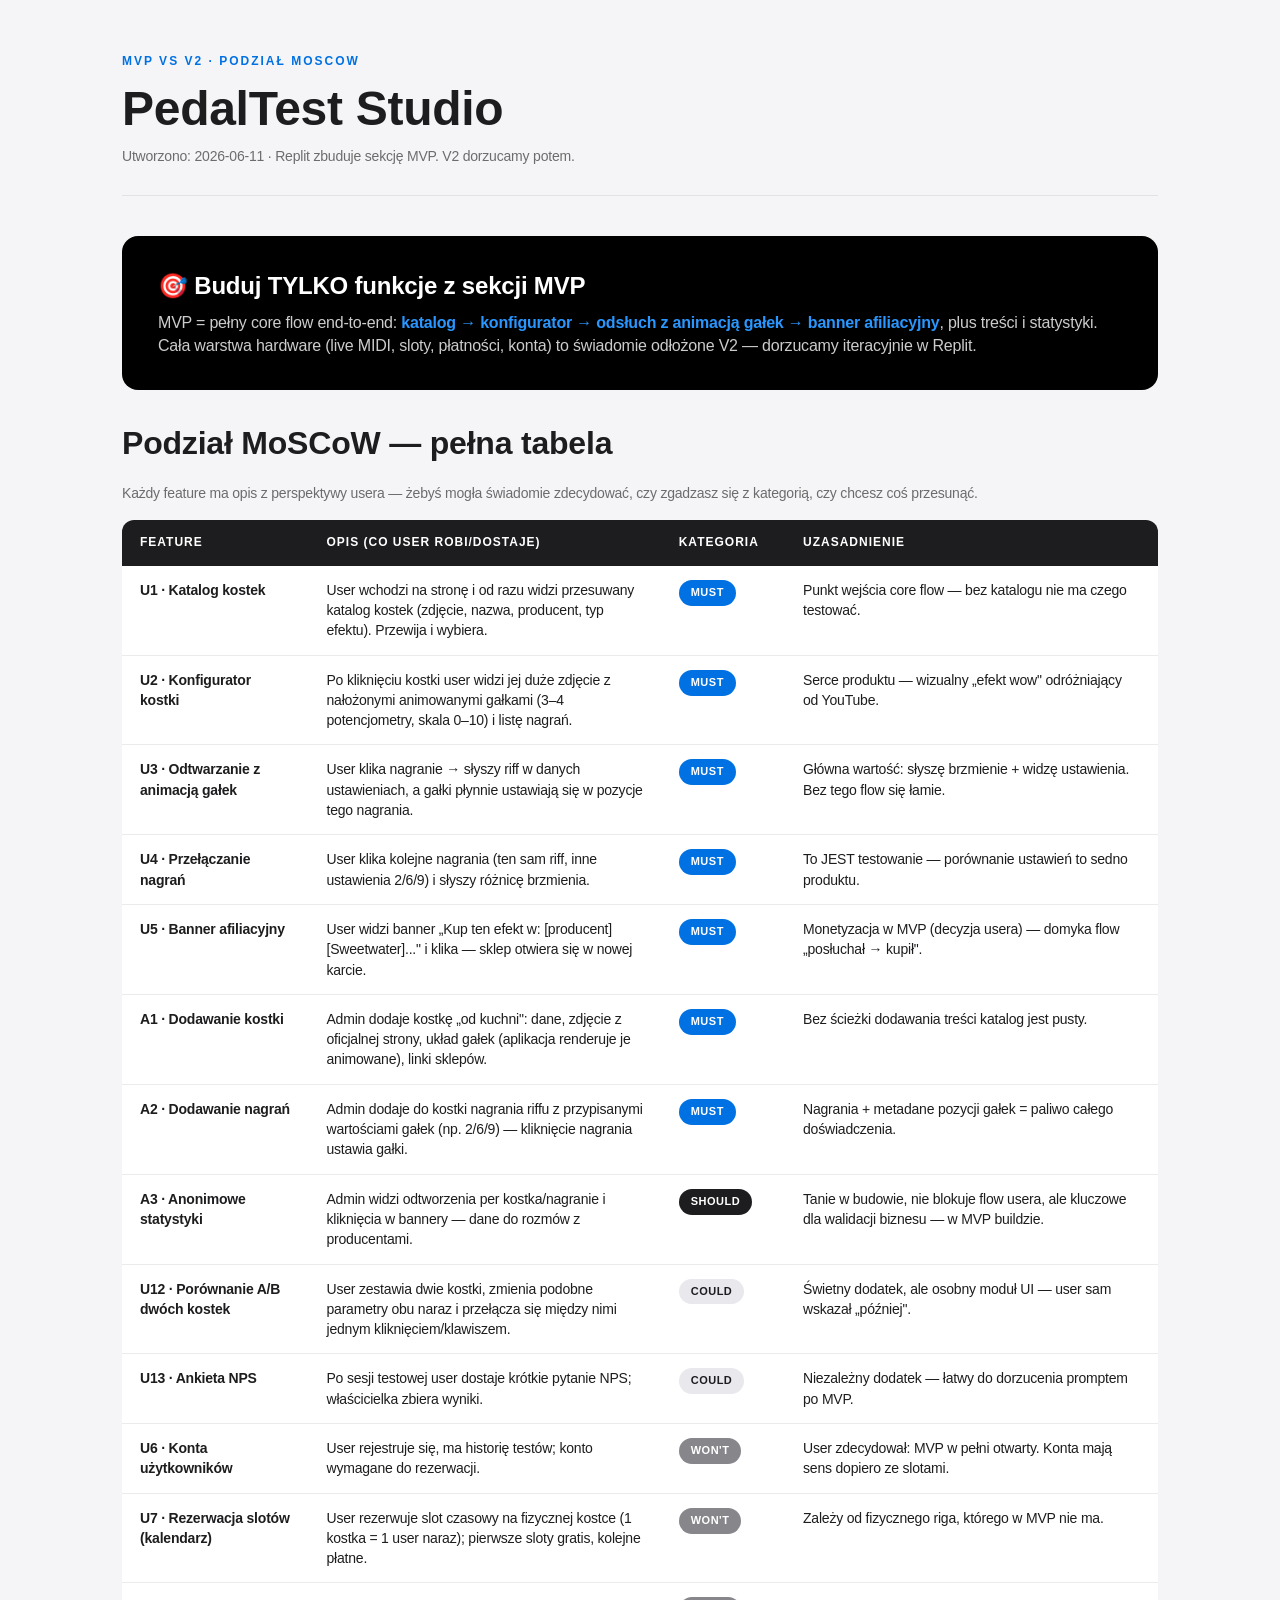
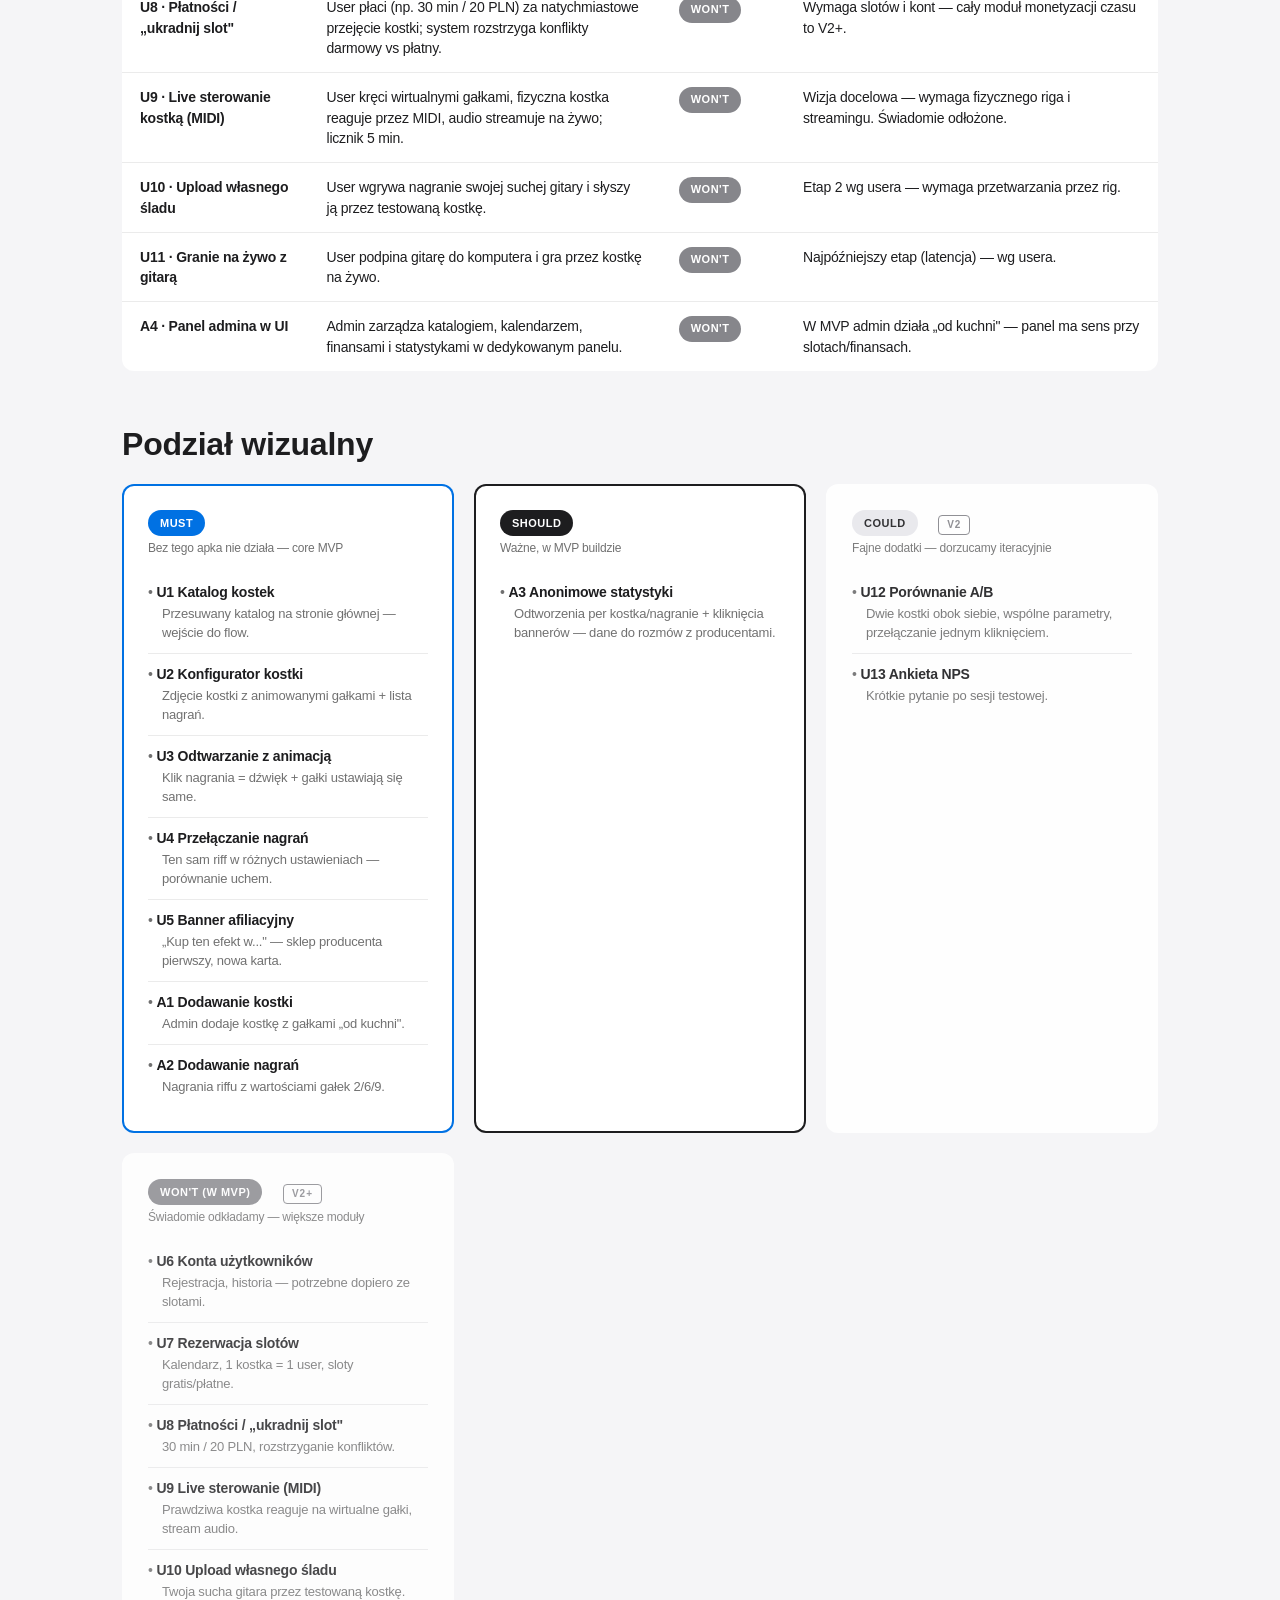
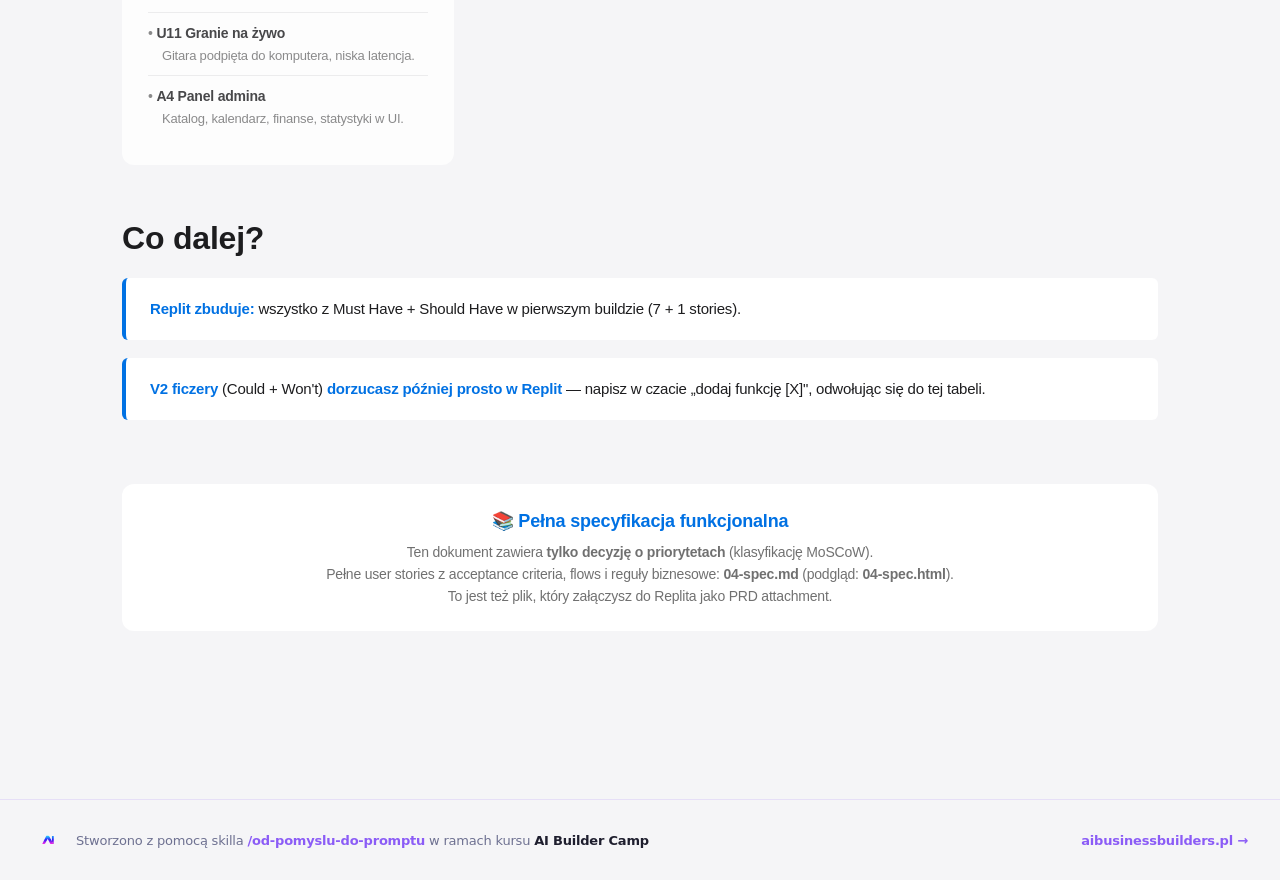
<file: 05-mvp-decision.html>
<!DOCTYPE html>
<html lang="pl">
<head>
  <meta charset="UTF-8">
  <meta name="viewport" content="width=device-width, initial-scale=1.0">
  <title>MVP vs V2: PedalTest Studio</title>
  <style>
    *, *::before, *::after { margin: 0; padding: 0; box-sizing: border-box; }

    :root {
      --color-primary: #0071e3;
      --color-bg: #f5f5f7;
      --color-surface: #ffffff;
      --color-text: #1d1d1f;
      --color-text-muted: rgba(0, 0, 0, 0.56);
      --color-border: rgba(0, 0, 0, 0.08);
      --color-must: #0071e3;
      --color-should: #1d1d1f;
      --color-could: #e8e8ed;
      --color-wont: #86868b;
      --font-heading: 'SF Pro Display', -apple-system, BlinkMacSystemFont, 'Helvetica Neue', Helvetica, Arial, sans-serif;
      --font-body: 'SF Pro Text', -apple-system, BlinkMacSystemFont, 'Helvetica Neue', Helvetica, Arial, sans-serif;
      --radius: 12px;
    }

    body {
      font-family: var(--font-body);
      background: var(--color-bg);
      color: var(--color-text);
      line-height: 1.47;
      letter-spacing: -0.2px;
      -webkit-font-smoothing: antialiased;
    }

    h1, h2, h3, h4 { font-family: var(--font-heading); }

    .container { max-width: 1100px; margin: 0 auto; padding: 48px 32px; }
    @media (max-width: 640px) { .container { padding: 24px 16px; } }

    .hero { margin-bottom: 40px; padding-bottom: 28px; border-bottom: 1px solid var(--color-border); }
    .eyebrow { display: inline-block; font-size: 12px; font-weight: 600; letter-spacing: 2px; text-transform: uppercase; color: var(--color-primary); margin-bottom: 12px; }
    h1 { font-size: 48px; font-weight: 600; line-height: 1.07; letter-spacing: -0.28px; margin-bottom: 12px; }
    @media (max-width: 640px) { h1 { font-size: 32px; } }
    .meta { font-size: 14px; color: var(--color-text-muted); }

    section { margin-bottom: 56px; }
    section h2 { font-size: 32px; font-weight: 600; line-height: 1.1; margin-bottom: 22px; }

    .verdict-box {
      background: #000000;
      color: white;
      padding: 32px 36px;
      border-radius: 16px;
      margin-bottom: 36px;
    }
    .verdict-box h3 { color: white; font-size: 24px; font-weight: 600; margin-bottom: 8px; }
    .verdict-box p { font-size: 16px; color: rgba(255,255,255,0.8); }
    .verdict-box strong { color: #2997ff; }

    .moscow-table {
      width: 100%;
      border-collapse: separate;
      border-spacing: 0;
      background: var(--color-surface);
      border-radius: var(--radius);
      overflow: hidden;
      margin-bottom: 32px;
    }
    .moscow-table th {
      background: #1d1d1f;
      color: white;
      padding: 14px 18px;
      text-align: left;
      font-size: 12px;
      font-weight: 600;
      text-transform: uppercase;
      letter-spacing: 1px;
      font-family: var(--font-heading);
    }
    .moscow-table td {
      padding: 14px 18px;
      font-size: 14px;
      border-bottom: 1px solid var(--color-border);
      vertical-align: top;
      line-height: 1.45;
    }
    .moscow-table tr:last-child td { border-bottom: none; }

    .cat-badge {
      display: inline-block;
      font-size: 11px;
      font-weight: 600;
      letter-spacing: 0.5px;
      text-transform: uppercase;
      padding: 5px 12px;
      border-radius: 980px;
      color: white;
      white-space: nowrap;
    }
    .cat-Must { background: var(--color-must); }
    .cat-Should { background: var(--color-should); }
    .cat-Could { background: var(--color-could); color: var(--color-text); }
    .cat-Wont { background: var(--color-wont); }

    .cat-grid {
      display: grid;
      grid-template-columns: repeat(auto-fit, minmax(280px, 1fr));
      gap: 20px;
      margin-bottom: 32px;
    }
    .cat-card {
      background: var(--color-surface);
      border-radius: var(--radius);
      padding: 26px;
    }
    .cat-card.must { box-shadow: inset 0 0 0 2px var(--color-must); }
    .cat-card.should { box-shadow: inset 0 0 0 2px var(--color-should); }
    .cat-card.could { opacity: 0.9; }
    .cat-card.wont { opacity: 0.8; }

    .cat-card h3 { font-size: 17px; font-weight: 700; margin-bottom: 4px; }
    .cat-card h3 .cat-badge { margin-right: 8px; vertical-align: middle; }
    .cat-card .cat-subtitle { font-size: 12px; color: var(--color-text-muted); margin-bottom: 14px; }
    .cat-card ul { list-style: none; }
    .cat-card li { padding: 10px 0; border-bottom: 1px solid var(--color-border); line-height: 1.45; }
    .cat-card li:last-child { border-bottom: none; }
    .cat-card .feat-name { font-size: 14px; font-weight: 600; display: block; margin-bottom: 3px; }
    .cat-card .feat-name::before { content: "• "; color: var(--color-text-muted); font-weight: 400; }
    .cat-card .feat-desc { font-size: 13px; color: var(--color-text-muted); line-height: 1.45; padding-left: 14px; display: block; }

    .v2-marker {
      display: inline-block;
      font-size: 10px;
      font-weight: 600;
      letter-spacing: 1px;
      text-transform: uppercase;
      color: var(--color-wont);
      padding: 2px 8px;
      border: 1px solid var(--color-wont);
      border-radius: 4px;
      margin-left: 8px;
    }

    .instruct {
      background: var(--color-surface);
      border-left: 4px solid var(--color-primary);
      padding: 20px 24px;
      border-radius: 6px;
      margin-bottom: 18px;
      font-size: 15px;
    }
    .instruct strong { color: var(--color-primary); }
  </style>
</head>
<body>
  <main class="container">
    <header class="hero">
      <div class="eyebrow">MVP vs V2 · Podział MoSCoW</div>
      <h1>PedalTest Studio</h1>
      <div class="meta">Utworzono: 2026-06-11 · Replit zbuduje sekcję MVP. V2 dorzucamy potem.</div>
    </header>

    <div class="verdict-box">
      <h3>🎯 Buduj TYLKO funkcje z sekcji MVP</h3>
      <p>MVP = pełny core flow end-to-end: <strong>katalog → konfigurator → odsłuch z animacją gałek → banner afiliacyjny</strong>, plus treści i statystyki. Cała warstwa hardware (live MIDI, sloty, płatności, konta) to świadomie odłożone V2 — dorzucamy iteracyjnie w Replit.</p>
    </div>

    <section>
      <h2>Podział MoSCoW — pełna tabela</h2>
      <p style="font-size: 14px; color: var(--color-text-muted); margin-bottom: 16px; line-height: 1.5;">
        Każdy feature ma opis z perspektywy usera — żebyś mogła świadomie zdecydować, czy zgadzasz się z kategorią, czy chcesz coś przesunąć.
      </p>
      <table class="moscow-table">
        <thead>
          <tr>
            <th style="width: 18%;">Feature</th>
            <th style="width: 34%;">Opis (co user robi/dostaje)</th>
            <th style="width: 12%;">Kategoria</th>
            <th>Uzasadnienie</th>
          </tr>
        </thead>
        <tbody>
          <tr>
            <td><strong>U1 · Katalog kostek</strong></td>
            <td>User wchodzi na stronę i od razu widzi przesuwany katalog kostek (zdjęcie, nazwa, producent, typ efektu). Przewija i wybiera.</td>
            <td><span class="cat-badge cat-Must">Must</span></td>
            <td>Punkt wejścia core flow — bez katalogu nie ma czego testować.</td>
          </tr>
          <tr>
            <td><strong>U2 · Konfigurator kostki</strong></td>
            <td>Po kliknięciu kostki user widzi jej duże zdjęcie z nałożonymi animowanymi gałkami (3–4 potencjometry, skala 0–10) i listę nagrań.</td>
            <td><span class="cat-badge cat-Must">Must</span></td>
            <td>Serce produktu — wizualny „efekt wow" odróżniający od YouTube.</td>
          </tr>
          <tr>
            <td><strong>U3 · Odtwarzanie z animacją gałek</strong></td>
            <td>User klika nagranie → słyszy riff w danych ustawieniach, a gałki płynnie ustawiają się w pozycje tego nagrania.</td>
            <td><span class="cat-badge cat-Must">Must</span></td>
            <td>Główna wartość: słyszę brzmienie + widzę ustawienia. Bez tego flow się łamie.</td>
          </tr>
          <tr>
            <td><strong>U4 · Przełączanie nagrań</strong></td>
            <td>User klika kolejne nagrania (ten sam riff, inne ustawienia 2/6/9) i słyszy różnicę brzmienia.</td>
            <td><span class="cat-badge cat-Must">Must</span></td>
            <td>To JEST testowanie — porównanie ustawień to sedno produktu.</td>
          </tr>
          <tr>
            <td><strong>U5 · Banner afiliacyjny</strong></td>
            <td>User widzi banner „Kup ten efekt w: [producent] [Sweetwater]..." i klika — sklep otwiera się w nowej karcie.</td>
            <td><span class="cat-badge cat-Must">Must</span></td>
            <td>Monetyzacja w MVP (decyzja usera) — domyka flow „posłuchał → kupił".</td>
          </tr>
          <tr>
            <td><strong>A1 · Dodawanie kostki</strong></td>
            <td>Admin dodaje kostkę „od kuchni": dane, zdjęcie z oficjalnej strony, układ gałek (aplikacja renderuje je animowane), linki sklepów.</td>
            <td><span class="cat-badge cat-Must">Must</span></td>
            <td>Bez ścieżki dodawania treści katalog jest pusty.</td>
          </tr>
          <tr>
            <td><strong>A2 · Dodawanie nagrań</strong></td>
            <td>Admin dodaje do kostki nagrania riffu z przypisanymi wartościami gałek (np. 2/6/9) — kliknięcie nagrania ustawia gałki.</td>
            <td><span class="cat-badge cat-Must">Must</span></td>
            <td>Nagrania + metadane pozycji gałek = paliwo całego doświadczenia.</td>
          </tr>
          <tr>
            <td><strong>A3 · Anonimowe statystyki</strong></td>
            <td>Admin widzi odtworzenia per kostka/nagranie i kliknięcia w bannery — dane do rozmów z producentami.</td>
            <td><span class="cat-badge cat-Should">Should</span></td>
            <td>Tanie w budowie, nie blokuje flow usera, ale kluczowe dla walidacji biznesu — w MVP buildzie.</td>
          </tr>
          <tr>
            <td><strong>U12 · Porównanie A/B dwóch kostek</strong></td>
            <td>User zestawia dwie kostki, zmienia podobne parametry obu naraz i przełącza się między nimi jednym kliknięciem/klawiszem.</td>
            <td><span class="cat-badge cat-Could">Could</span></td>
            <td>Świetny dodatek, ale osobny moduł UI — user sam wskazał „później".</td>
          </tr>
          <tr>
            <td><strong>U13 · Ankieta NPS</strong></td>
            <td>Po sesji testowej user dostaje krótkie pytanie NPS; właścicielka zbiera wyniki.</td>
            <td><span class="cat-badge cat-Could">Could</span></td>
            <td>Niezależny dodatek — łatwy do dorzucenia promptem po MVP.</td>
          </tr>
          <tr>
            <td><strong>U6 · Konta użytkowników</strong></td>
            <td>User rejestruje się, ma historię testów; konto wymagane do rezerwacji.</td>
            <td><span class="cat-badge cat-Wont">Won't</span></td>
            <td>User zdecydował: MVP w pełni otwarty. Konta mają sens dopiero ze slotami.</td>
          </tr>
          <tr>
            <td><strong>U7 · Rezerwacja slotów (kalendarz)</strong></td>
            <td>User rezerwuje slot czasowy na fizycznej kostce (1 kostka = 1 user naraz); pierwsze sloty gratis, kolejne płatne.</td>
            <td><span class="cat-badge cat-Wont">Won't</span></td>
            <td>Zależy od fizycznego riga, którego w MVP nie ma.</td>
          </tr>
          <tr>
            <td><strong>U8 · Płatności / „ukradnij slot"</strong></td>
            <td>User płaci (np. 30 min / 20 PLN) za natychmiastowe przejęcie kostki; system rozstrzyga konflikty darmowy vs płatny.</td>
            <td><span class="cat-badge cat-Wont">Won't</span></td>
            <td>Wymaga slotów i kont — cały moduł monetyzacji czasu to V2+.</td>
          </tr>
          <tr>
            <td><strong>U9 · Live sterowanie kostką (MIDI)</strong></td>
            <td>User kręci wirtualnymi gałkami, fizyczna kostka reaguje przez MIDI, audio streamuje na żywo; licznik 5 min.</td>
            <td><span class="cat-badge cat-Wont">Won't</span></td>
            <td>Wizja docelowa — wymaga fizycznego riga i streamingu. Świadomie odłożone.</td>
          </tr>
          <tr>
            <td><strong>U10 · Upload własnego śladu</strong></td>
            <td>User wgrywa nagranie swojej suchej gitary i słyszy ją przez testowaną kostkę.</td>
            <td><span class="cat-badge cat-Wont">Won't</span></td>
            <td>Etap 2 wg usera — wymaga przetwarzania przez rig.</td>
          </tr>
          <tr>
            <td><strong>U11 · Granie na żywo z gitarą</strong></td>
            <td>User podpina gitarę do komputera i gra przez kostkę na żywo.</td>
            <td><span class="cat-badge cat-Wont">Won't</span></td>
            <td>Najpóźniejszy etap (latencja) — wg usera.</td>
          </tr>
          <tr>
            <td><strong>A4 · Panel admina w UI</strong></td>
            <td>Admin zarządza katalogiem, kalendarzem, finansami i statystykami w dedykowanym panelu.</td>
            <td><span class="cat-badge cat-Wont">Won't</span></td>
            <td>W MVP admin działa „od kuchni" — panel ma sens przy slotach/finansach.</td>
          </tr>
        </tbody>
      </table>
    </section>

    <section>
      <h2>Podział wizualny</h2>
      <div class="cat-grid">
        <div class="cat-card must">
          <h3><span class="cat-badge cat-Must">Must</span></h3>
          <p class="cat-subtitle">Bez tego apka nie działa — core MVP</p>
          <ul>
            <li><span class="feat-name">U1 Katalog kostek</span><span class="feat-desc">Przesuwany katalog na stronie głównej — wejście do flow.</span></li>
            <li><span class="feat-name">U2 Konfigurator kostki</span><span class="feat-desc">Zdjęcie kostki z animowanymi gałkami + lista nagrań.</span></li>
            <li><span class="feat-name">U3 Odtwarzanie z animacją</span><span class="feat-desc">Klik nagrania = dźwięk + gałki ustawiają się same.</span></li>
            <li><span class="feat-name">U4 Przełączanie nagrań</span><span class="feat-desc">Ten sam riff w różnych ustawieniach — porównanie uchem.</span></li>
            <li><span class="feat-name">U5 Banner afiliacyjny</span><span class="feat-desc">„Kup ten efekt w..." — sklep producenta pierwszy, nowa karta.</span></li>
            <li><span class="feat-name">A1 Dodawanie kostki</span><span class="feat-desc">Admin dodaje kostkę z gałkami „od kuchni".</span></li>
            <li><span class="feat-name">A2 Dodawanie nagrań</span><span class="feat-desc">Nagrania riffu z wartościami gałek 2/6/9.</span></li>
          </ul>
        </div>
        <div class="cat-card should">
          <h3><span class="cat-badge cat-Should">Should</span></h3>
          <p class="cat-subtitle">Ważne, w MVP buildzie</p>
          <ul>
            <li><span class="feat-name">A3 Anonimowe statystyki</span><span class="feat-desc">Odtworzenia per kostka/nagranie + kliknięcia bannerów — dane do rozmów z producentami.</span></li>
          </ul>
        </div>
        <div class="cat-card could">
          <h3><span class="cat-badge cat-Could">Could</span> <span class="v2-marker">V2</span></h3>
          <p class="cat-subtitle">Fajne dodatki — dorzucamy iteracyjnie</p>
          <ul>
            <li><span class="feat-name">U12 Porównanie A/B</span><span class="feat-desc">Dwie kostki obok siebie, wspólne parametry, przełączanie jednym kliknięciem.</span></li>
            <li><span class="feat-name">U13 Ankieta NPS</span><span class="feat-desc">Krótkie pytanie po sesji testowej.</span></li>
          </ul>
        </div>
        <div class="cat-card wont">
          <h3><span class="cat-badge cat-Wont">Won't (w MVP)</span> <span class="v2-marker">V2+</span></h3>
          <p class="cat-subtitle">Świadomie odkładamy — większe moduły</p>
          <ul>
            <li><span class="feat-name">U6 Konta użytkowników</span><span class="feat-desc">Rejestracja, historia — potrzebne dopiero ze slotami.</span></li>
            <li><span class="feat-name">U7 Rezerwacja slotów</span><span class="feat-desc">Kalendarz, 1 kostka = 1 user, sloty gratis/płatne.</span></li>
            <li><span class="feat-name">U8 Płatności / „ukradnij slot"</span><span class="feat-desc">30 min / 20 PLN, rozstrzyganie konfliktów.</span></li>
            <li><span class="feat-name">U9 Live sterowanie (MIDI)</span><span class="feat-desc">Prawdziwa kostka reaguje na wirtualne gałki, stream audio.</span></li>
            <li><span class="feat-name">U10 Upload własnego śladu</span><span class="feat-desc">Twoja sucha gitara przez testowaną kostkę.</span></li>
            <li><span class="feat-name">U11 Granie na żywo</span><span class="feat-desc">Gitara podpięta do komputera, niska latencja.</span></li>
            <li><span class="feat-name">A4 Panel admina</span><span class="feat-desc">Katalog, kalendarz, finanse, statystyki w UI.</span></li>
          </ul>
        </div>
      </div>
    </section>

    <section>
      <h2>Co dalej?</h2>
      <div class="instruct">
        <p><strong>Replit zbuduje:</strong> wszystko z Must Have + Should Have w pierwszym buildzie (7 + 1 stories).</p>
      </div>
      <div class="instruct">
        <p><strong>V2 ficzery</strong> (Could + Won't) <strong>dorzucasz później prosto w Replit</strong> — napisz w czacie „dodaj funkcję [X]", odwołując się do tej tabeli.</p>
      </div>
    </section>

    <section style="margin-top: 64px; padding: 24px 28px; background: var(--color-surface); border-radius: var(--radius); text-align: center;">
      <h3 style="font-size: 18px; margin-bottom: 8px; color: var(--color-primary);">📚 Pełna specyfikacja funkcjonalna</h3>
      <p style="font-size: 14px; color: var(--color-text-muted); line-height: 1.55;">
        Ten dokument zawiera <strong>tylko decyzję o priorytetach</strong> (klasyfikację MoSCoW).<br>
        Pełne user stories z acceptance criteria, flows i reguły biznesowe: <strong>04-spec.md</strong> (podgląd: <strong>04-spec.html</strong>).<br>
        To jest też plik, który załączysz do Replita jako PRD attachment.
      </p>
    </section>
  </main>

  <footer style="
    margin-top: 64px;
    padding: 24px 32px;
    border-top: 1px solid rgba(139, 92, 246, 0.15);
    display: flex;
    justify-content: space-between;
    align-items: center;
    flex-wrap: wrap;
    gap: 16px;
    font-family: system-ui, -apple-system, 'Segoe UI', Roboto, sans-serif;
    font-size: 13px;
    color: #6E7191;
    line-height: 1.5;
  ">
    <div style="display: flex; align-items: center; gap: 12px; min-width: 0;">
      <svg width="32" height="32" viewBox="0 0 1058 1058" fill="none" xmlns="http://www.w3.org/2000/svg" style="flex-shrink: 0;">
        <path d="M719.288 396.369H659.786V566.284L710.57 663.324H719.288V396.369Z" fill="url(#aibb-grad-1)"/>
        <path d="M339 663.154L460.458 416.556C471.377 394.719 486.274 392.179 500.874 392.179H535.365C553.182 392.179 566.089 396.708 574.934 415.244L710.57 663.154H634.521C615.053 663.154 604.77 655.452 597.787 640.809L519.326 484.86L439.891 639.328C432.443 651.474 422.624 663.154 405.739 663.154H339Z" fill="url(#aibb-grad-2)"/>
        <path opacity="0.3" d="M659.786 566.242L710.57 663.281H719.88L659.786 562.517V566.242Z" fill="black"/>
        <defs>
          <linearGradient id="aibb-grad-1" x1="689.537" y1="396.369" x2="689.537" y2="663.154" gradientUnits="userSpaceOnUse">
            <stop stop-color="#18A0FB"/>
            <stop offset="0.48" stop-color="#3119F8"/>
            <stop offset="1" stop-color="#FF28E7"/>
          </linearGradient>
          <linearGradient id="aibb-grad-2" x1="524.785" y1="392.349" x2="524.785" y2="663.154" gradientUnits="userSpaceOnUse">
            <stop stop-color="#24D9FE"/>
            <stop offset="0.48" stop-color="#3119F8"/>
            <stop offset="1" stop-color="#FF28E7"/>
          </linearGradient>
        </defs>
      </svg>
      <span style="min-width: 0;">
        Stworzono z pomocą skilla
        <strong style="color: #8B5CF6; font-weight: 600;">/od-pomyslu-do-promptu</strong>
        w ramach kursu
        <strong style="color: #1E1E2E; font-weight: 600;">AI Builder Camp</strong>
      </span>
    </div>
    <a href="https://aibusinessbuilders.pl" target="_blank" rel="noopener" style="
      color: #8B5CF6;
      text-decoration: none;
      font-weight: 600;
      white-space: nowrap;
    ">aibusinessbuilders.pl →</a>
  </footer>
</body>
</html>
</file>
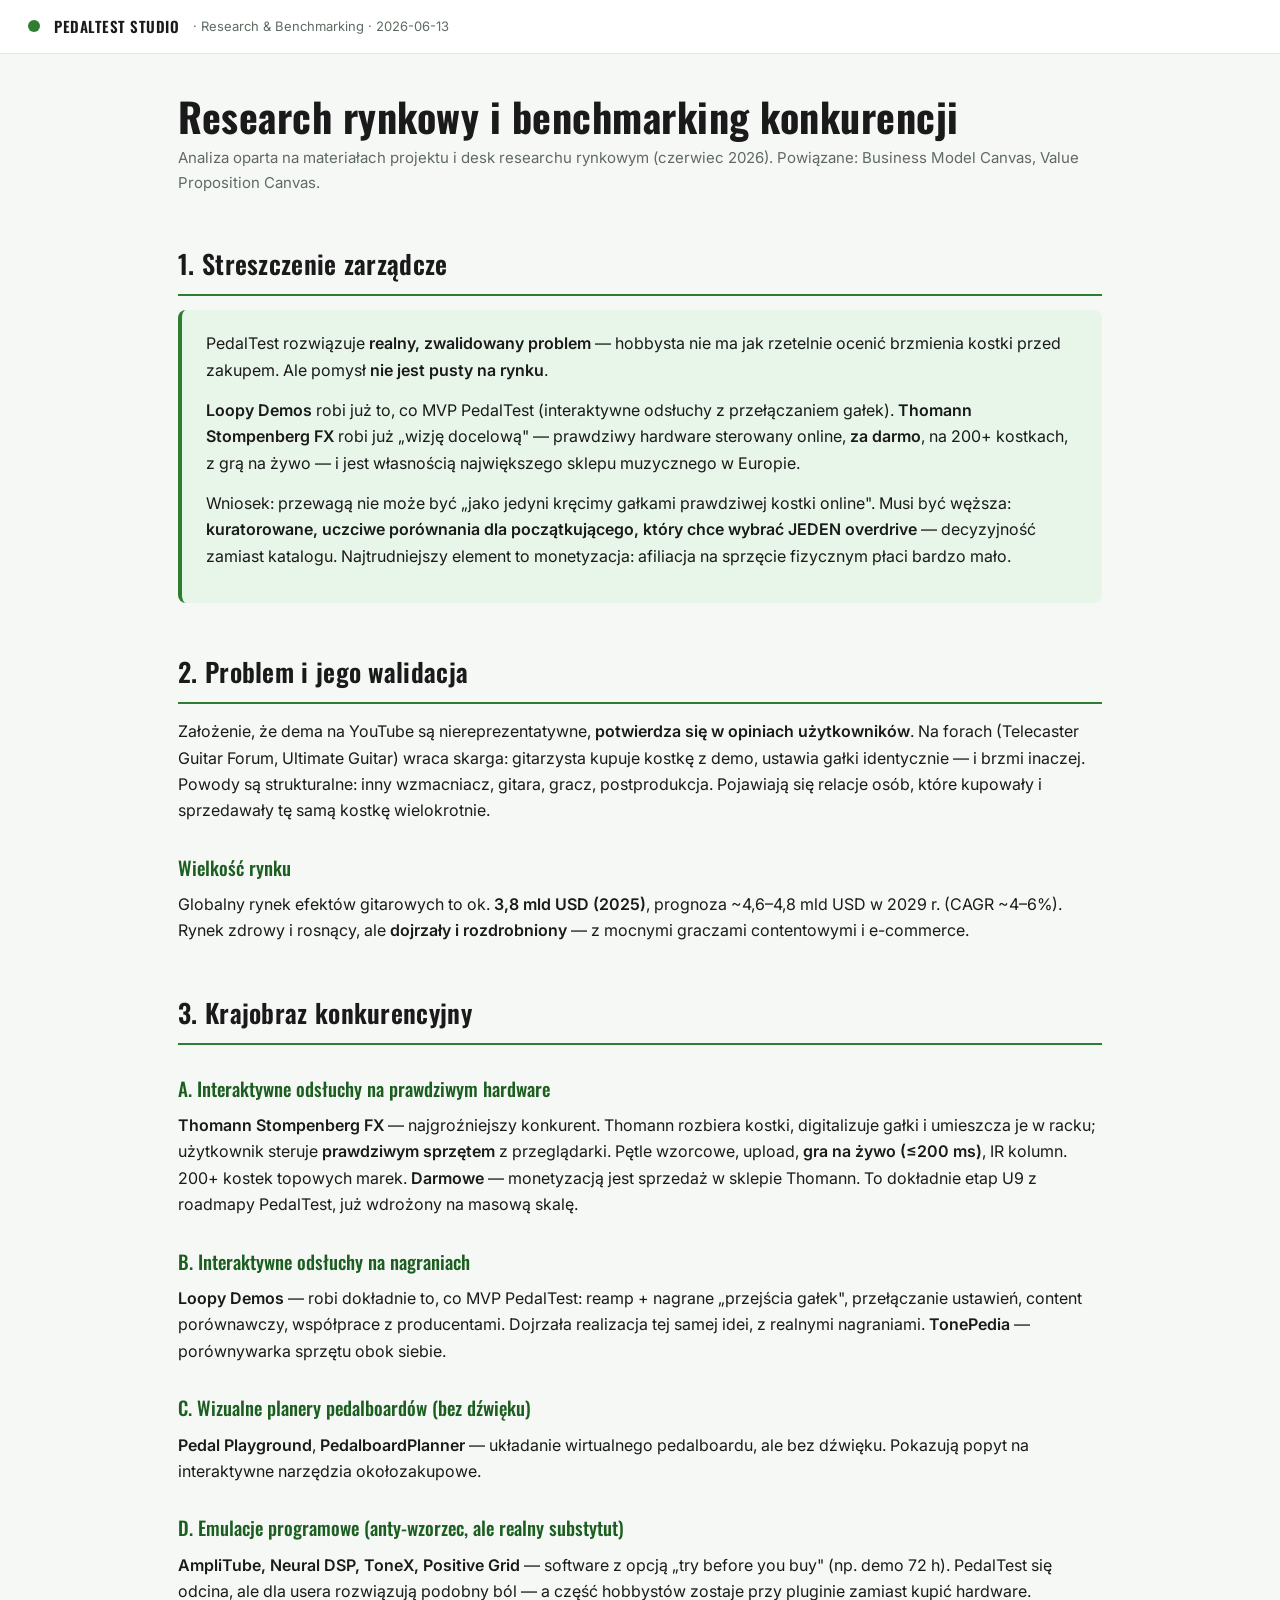
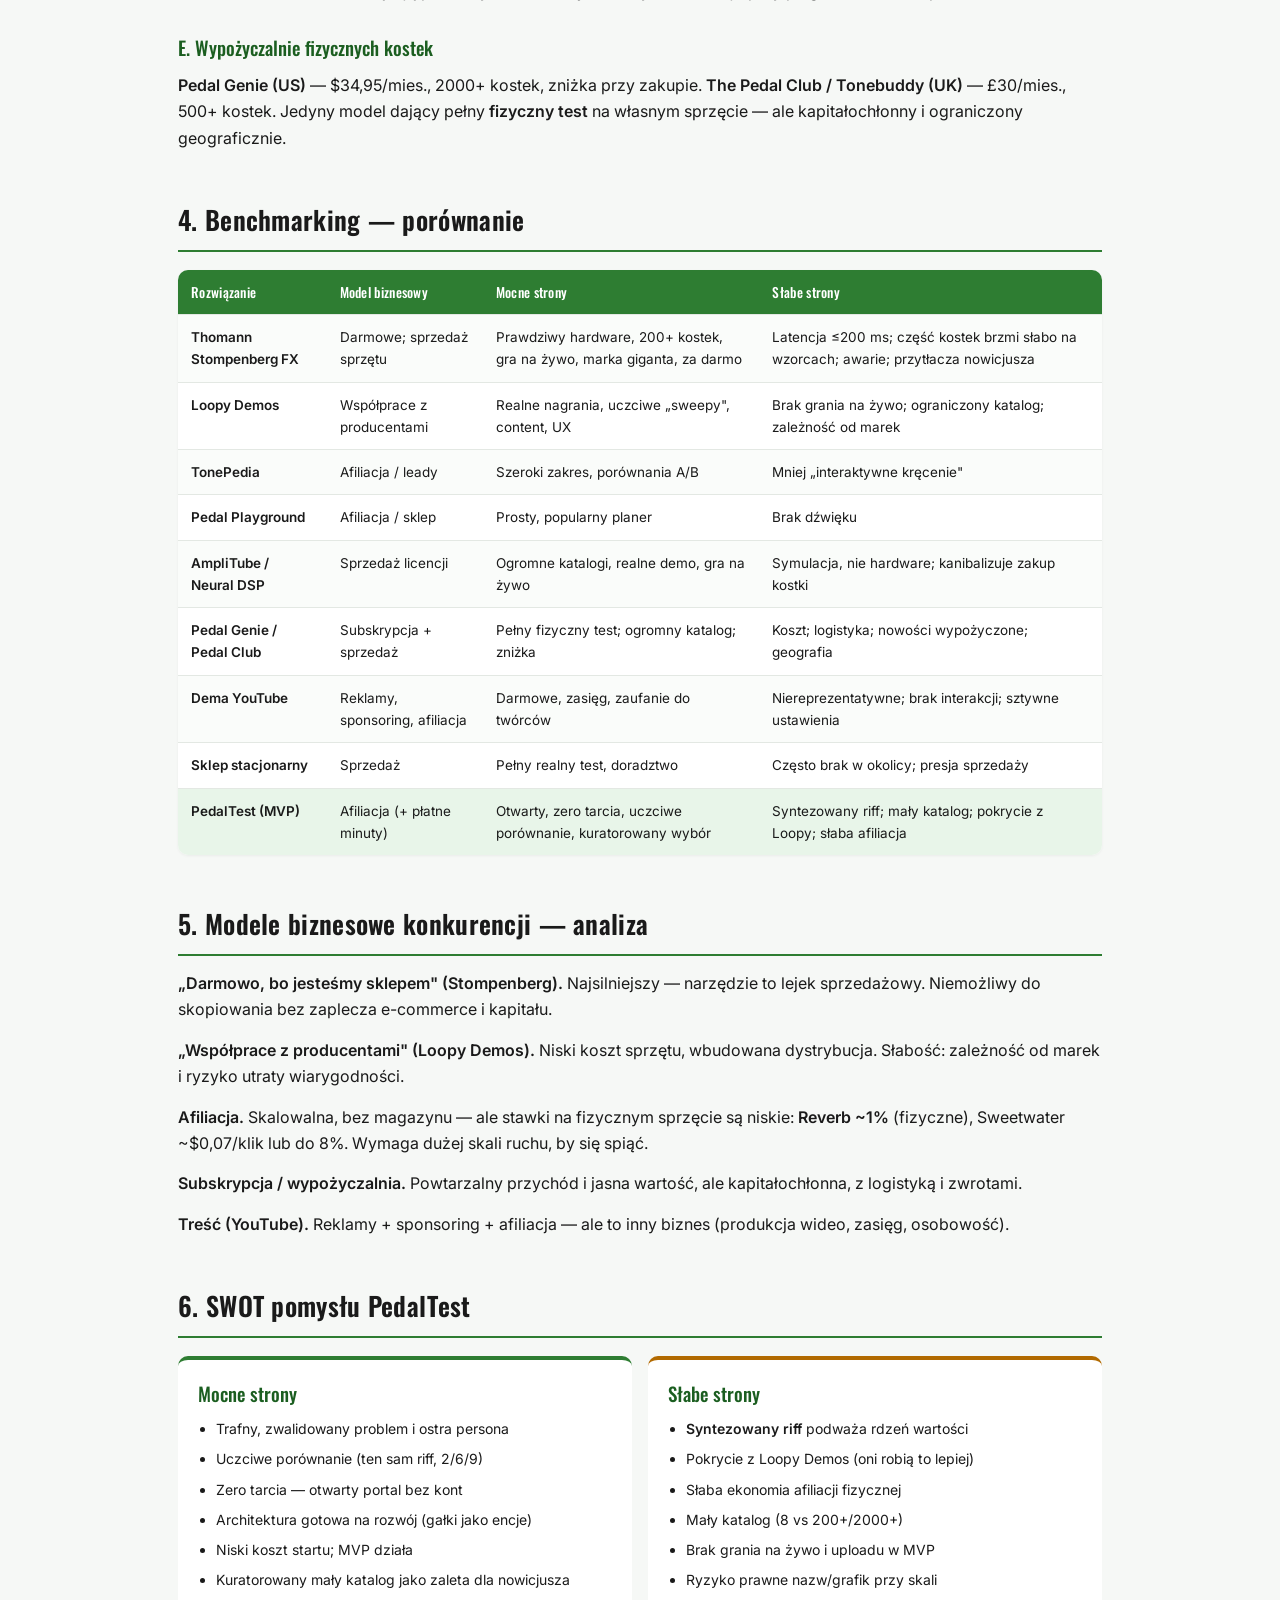
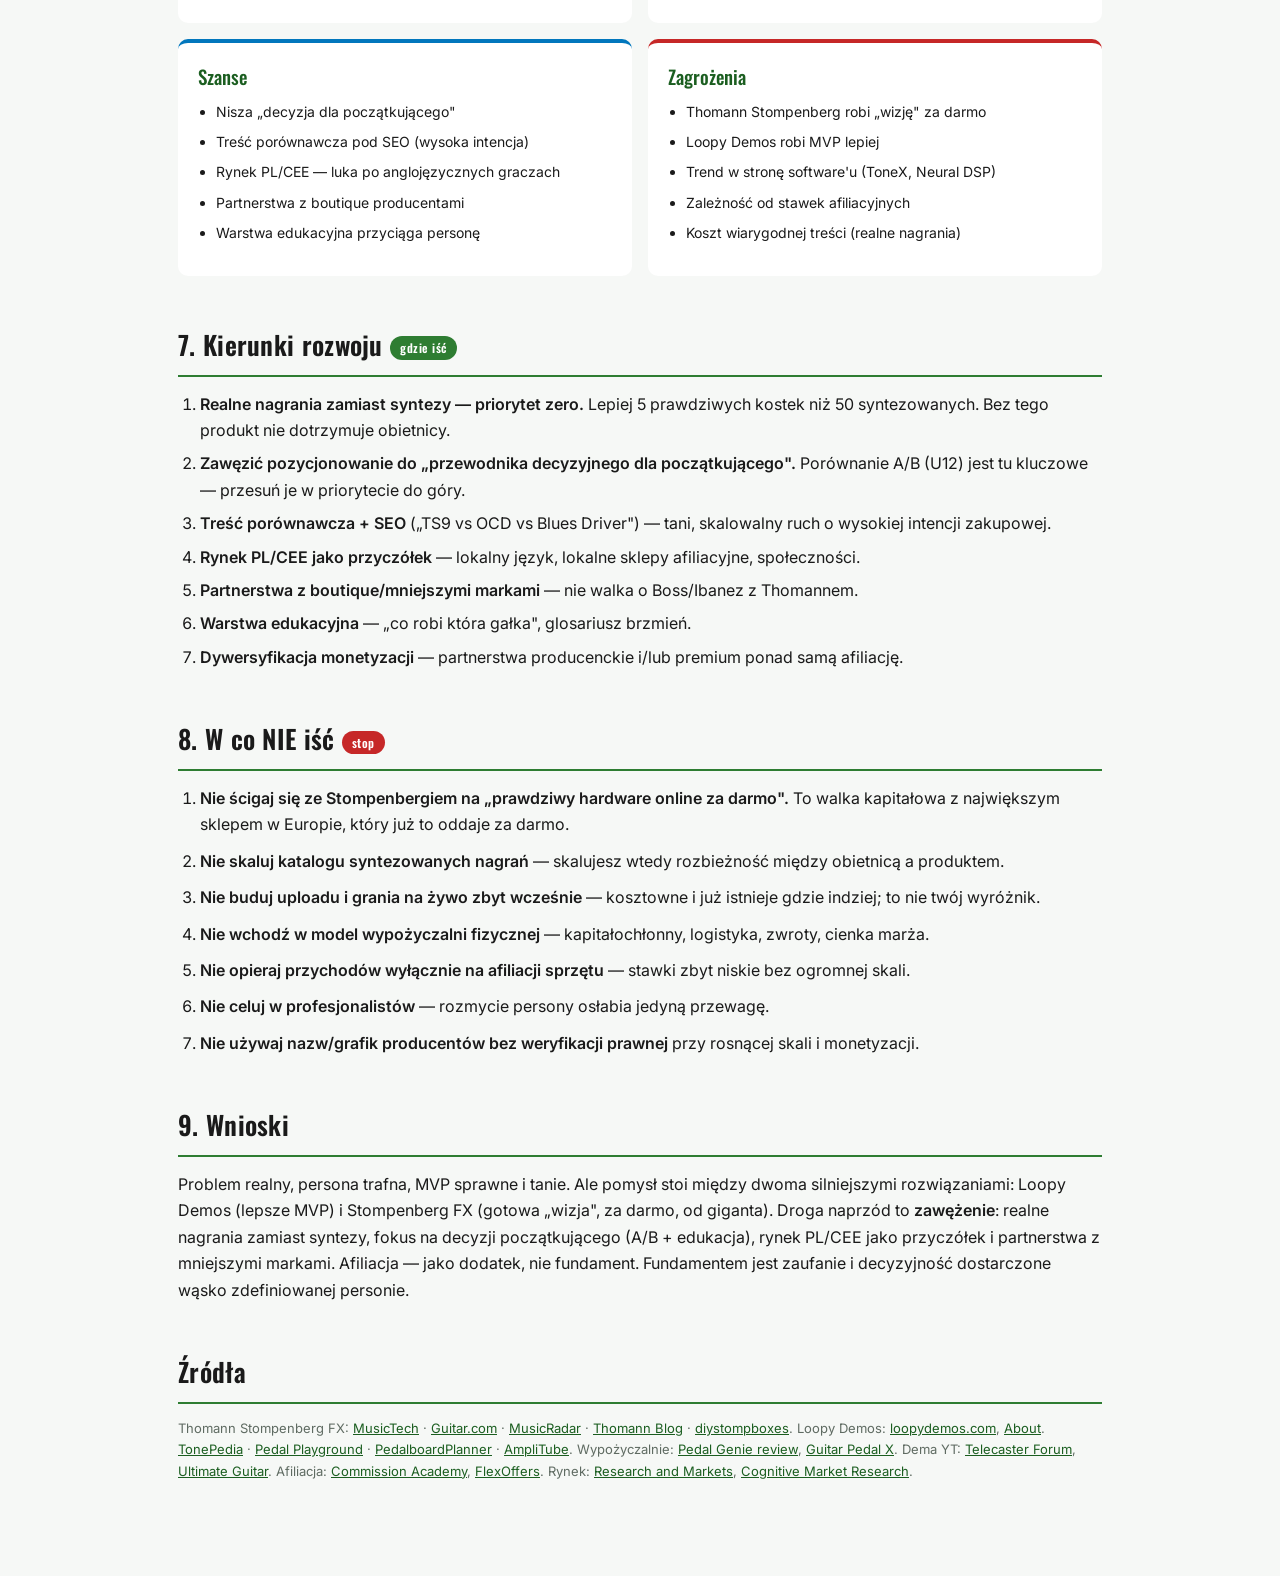
<file: 08-research-benchmarking.html>
<!DOCTYPE html>
<html lang="pl">
<head>
<meta charset="UTF-8">
<meta name="viewport" content="width=device-width, initial-scale=1.0">
<title>Research i benchmarking — PedalTest Studio</title>
<link rel="preconnect" href="https://fonts.googleapis.com">
<link href="https://fonts.googleapis.com/css2?family=Oswald:wght@400;500;600;700&family=Inter:wght@400;500;600&display=swap" rel="stylesheet">
<style>
  :root{
    --green:#2e7d32; --green-dark:#1b5e20; --green-light:#e8f5e9;
    --ink:#1a1a1a; --muted:#5f6b62; --line:#e3e8e3; --bg:#f6f8f6; --card:#fff;
    --warn:#b26a00; --warn-bg:#fff4e0; --red:#c62828;
  }
  *{box-sizing:border-box}
  body{margin:0;background:var(--bg);color:var(--ink);font-family:'Inter',system-ui,sans-serif;line-height:1.65}
  .nav{position:sticky;top:0;z-index:10;background:#fff;border-bottom:1px solid var(--line);padding:14px 28px;display:flex;align-items:center;gap:14px}
  .nav .dot{width:12px;height:12px;border-radius:50%;background:var(--green)}
  .nav b{font-family:'Oswald';font-weight:600;letter-spacing:.5px;text-transform:uppercase;font-size:15px}
  .nav span{color:var(--muted);font-size:13px}
  .wrap{max-width:980px;margin:0 auto;padding:40px 28px 80px}
  h1{font-family:'Oswald';font-weight:700;font-size:40px;line-height:1.1;margin:0 0 8px;letter-spacing:.5px}
  .sub{color:var(--muted);font-size:15px;margin-bottom:36px}
  h2{font-family:'Oswald';font-weight:600;font-size:26px;margin:48px 0 14px;padding-bottom:8px;border-bottom:2px solid var(--green);letter-spacing:.3px}
  h3{font-family:'Oswald';font-weight:500;font-size:19px;margin:28px 0 8px;color:var(--green-dark)}
  p{margin:0 0 14px}
  ul,ol{margin:0 0 14px;padding-left:22px}
  li{margin-bottom:7px}
  strong{font-weight:600}
  .tldr{background:var(--green-light);border-left:4px solid var(--green);border-radius:8px;padding:20px 24px;margin-bottom:8px}
  .warn{background:var(--warn-bg);border-left:4px solid var(--warn);border-radius:6px;padding:12px 16px;margin:14px 0;font-size:14.5px}
  table{width:100%;border-collapse:collapse;margin:18px 0;font-size:13.5px;background:var(--card);border-radius:10px;overflow:hidden;box-shadow:0 1px 3px rgba(0,0,0,.05)}
  th{background:var(--green);color:#fff;font-family:'Oswald';font-weight:500;text-align:left;padding:11px 13px;letter-spacing:.3px}
  td{padding:11px 13px;border-top:1px solid var(--line);vertical-align:top}
  tr:nth-child(even) td{background:#fafcfa}
  .swot{display:grid;grid-template-columns:1fr 1fr;gap:16px;margin:18px 0}
  .swot .box{border-radius:10px;padding:18px 20px;background:var(--card);border-top:4px solid var(--green)}
  .swot .box.w{border-top-color:var(--warn)}
  .swot .box.o{border-top-color:#0277bd}
  .swot .box.t{border-top-color:var(--red)}
  .swot h3{margin-top:0}
  .swot ul{padding-left:18px}
  .swot li{font-size:14px}
  .pill{display:inline-block;background:var(--green);color:#fff;font-family:'Oswald';font-size:12px;padding:2px 10px;border-radius:20px;letter-spacing:.5px;vertical-align:middle}
  .sources{font-size:13px;color:var(--muted)}
  .sources a{color:var(--green-dark)}
  .donot li{margin-bottom:10px}
  @media(max-width:680px){.swot{grid-template-columns:1fr}h1{font-size:30px}table{font-size:12.5px}}
</style>
</head>
<body>
<div class="nav"><span class="dot"></span><b>PedalTest Studio</b><span>· Research &amp; Benchmarking · 2026-06-13</span></div>
<div class="wrap">
  <h1>Research rynkowy i benchmarking konkurencji</h1>
  <div class="sub">Analiza oparta na materiałach projektu i desk researchu rynkowym (czerwiec 2026). Powiązane: Business Model Canvas, Value Proposition Canvas.</div>

  <h2>1. Streszczenie zarządcze</h2>
  <div class="tldr">
    <p>PedalTest rozwiązuje <strong>realny, zwalidowany problem</strong> — hobbysta nie ma jak rzetelnie ocenić brzmienia kostki przed zakupem. Ale pomysł <strong>nie jest pusty na rynku</strong>.</p>
    <p><strong>Loopy Demos</strong> robi już to, co MVP PedalTest (interaktywne odsłuchy z przełączaniem gałek). <strong>Thomann Stompenberg FX</strong> robi już „wizję docelową" — prawdziwy hardware sterowany online, <strong>za darmo</strong>, na 200+ kostkach, z grą na żywo — i jest własnością największego sklepu muzycznego w Europie.</p>
    <p>Wniosek: przewagą nie może być „jako jedyni kręcimy gałkami prawdziwej kostki online". Musi być węższa: <strong>kuratorowane, uczciwe porównania dla początkującego, który chce wybrać JEDEN overdrive</strong> — decyzyjność zamiast katalogu. Najtrudniejszy element to monetyzacja: afiliacja na sprzęcie fizycznym płaci bardzo mało.</p>
  </div>

  <h2>2. Problem i jego walidacja</h2>
  <p>Założenie, że dema na YouTube są niereprezentatywne, <strong>potwierdza się w opiniach użytkowników</strong>. Na forach (Telecaster Guitar Forum, Ultimate Guitar) wraca skarga: gitarzysta kupuje kostkę z demo, ustawia gałki identycznie — i brzmi inaczej. Powody są strukturalne: inny wzmacniacz, gitara, gracz, postprodukcja. Pojawiają się relacje osób, które kupowały i sprzedawały tę samą kostkę wielokrotnie.</p>
  <h3>Wielkość rynku</h3>
  <p>Globalny rynek efektów gitarowych to ok. <strong>3,8 mld USD (2025)</strong>, prognoza ~4,6–4,8 mld USD w 2029 r. (CAGR ~4–6%). Rynek zdrowy i rosnący, ale <strong>dojrzały i rozdrobniony</strong> — z mocnymi graczami contentowymi i e-commerce.</p>

  <h2>3. Krajobraz konkurencyjny</h2>
  <h3>A. Interaktywne odsłuchy na prawdziwym hardware</h3>
  <p><strong>Thomann Stompenberg FX</strong> — najgroźniejszy konkurent. Thomann rozbiera kostki, digitalizuje gałki i umieszcza je w racku; użytkownik steruje <strong>prawdziwym sprzętem</strong> z przeglądarki. Pętle wzorcowe, upload, <strong>gra na żywo (≤200 ms)</strong>, IR kolumn. 200+ kostek topowych marek. <strong>Darmowe</strong> — monetyzacją jest sprzedaż w sklepie Thomann. To dokładnie etap U9 z roadmapy PedalTest, już wdrożony na masową skalę.</p>
  <h3>B. Interaktywne odsłuchy na nagraniach</h3>
  <p><strong>Loopy Demos</strong> — robi dokładnie to, co MVP PedalTest: reamp + nagrane „przejścia gałek", przełączanie ustawień, content porównawczy, współprace z producentami. Dojrzała realizacja tej samej idei, z realnymi nagraniami. <strong>TonePedia</strong> — porównywarka sprzętu obok siebie.</p>
  <h3>C. Wizualne planery pedalboardów (bez dźwięku)</h3>
  <p><strong>Pedal Playground</strong>, <strong>PedalboardPlanner</strong> — układanie wirtualnego pedalboardu, ale bez dźwięku. Pokazują popyt na interaktywne narzędzia okołozakupowe.</p>
  <h3>D. Emulacje programowe (anty-wzorzec, ale realny substytut)</h3>
  <p><strong>AmpliTube, Neural DSP, ToneX, Positive Grid</strong> — software z opcją „try before you buy" (np. demo 72 h). PedalTest się odcina, ale dla usera rozwiązują podobny ból — a część hobbystów zostaje przy pluginie zamiast kupić hardware.</p>
  <h3>E. Wypożyczalnie fizycznych kostek</h3>
  <p><strong>Pedal Genie (US)</strong> — $34,95/mies., 2000+ kostek, zniżka przy zakupie. <strong>The Pedal Club / Tonebuddy (UK)</strong> — £30/mies., 500+ kostek. Jedyny model dający pełny <strong>fizyczny test</strong> na własnym sprzęcie — ale kapitałochłonny i ograniczony geograficznie.</p>

  <h2>4. Benchmarking — porównanie</h2>
  <table>
    <tr><th>Rozwiązanie</th><th>Model biznesowy</th><th>Mocne strony</th><th>Słabe strony</th></tr>
    <tr><td><strong>Thomann Stompenberg FX</strong></td><td>Darmowe; sprzedaż sprzętu</td><td>Prawdziwy hardware, 200+ kostek, gra na żywo, marka giganta, za darmo</td><td>Latencja ≤200 ms; część kostek brzmi słabo na wzorcach; awarie; przytłacza nowicjusza</td></tr>
    <tr><td><strong>Loopy Demos</strong></td><td>Współprace z producentami</td><td>Realne nagrania, uczciwe „sweepy", content, UX</td><td>Brak grania na żywo; ograniczony katalog; zależność od marek</td></tr>
    <tr><td><strong>TonePedia</strong></td><td>Afiliacja / leady</td><td>Szeroki zakres, porównania A/B</td><td>Mniej „interaktywne kręcenie"</td></tr>
    <tr><td><strong>Pedal Playground</strong></td><td>Afiliacja / sklep</td><td>Prosty, popularny planer</td><td>Brak dźwięku</td></tr>
    <tr><td><strong>AmpliTube / Neural DSP</strong></td><td>Sprzedaż licencji</td><td>Ogromne katalogi, realne demo, gra na żywo</td><td>Symulacja, nie hardware; kanibalizuje zakup kostki</td></tr>
    <tr><td><strong>Pedal Genie / Pedal Club</strong></td><td>Subskrypcja + sprzedaż</td><td>Pełny fizyczny test; ogromny katalog; zniżka</td><td>Koszt; logistyka; nowości wypożyczone; geografia</td></tr>
    <tr><td><strong>Dema YouTube</strong></td><td>Reklamy, sponsoring, afiliacja</td><td>Darmowe, zasięg, zaufanie do twórców</td><td>Niereprezentatywne; brak interakcji; sztywne ustawienia</td></tr>
    <tr><td><strong>Sklep stacjonarny</strong></td><td>Sprzedaż</td><td>Pełny realny test, doradztwo</td><td>Często brak w okolicy; presja sprzedaży</td></tr>
    <tr><td style="background:var(--green-light)"><strong>PedalTest (MVP)</strong></td><td style="background:var(--green-light)">Afiliacja (+ płatne minuty)</td><td style="background:var(--green-light)">Otwarty, zero tarcia, uczciwe porównanie, kuratorowany wybór</td><td style="background:var(--green-light)">Syntezowany riff; mały katalog; pokrycie z Loopy; słaba afiliacja</td></tr>
  </table>

  <h2>5. Modele biznesowe konkurencji — analiza</h2>
  <p><strong>„Darmowo, bo jesteśmy sklepem" (Stompenberg).</strong> Najsilniejszy — narzędzie to lejek sprzedażowy. Niemożliwy do skopiowania bez zaplecza e-commerce i kapitału.</p>
  <p><strong>„Współprace z producentami" (Loopy Demos).</strong> Niski koszt sprzętu, wbudowana dystrybucja. Słabość: zależność od marek i ryzyko utraty wiarygodności.</p>
  <p><strong>Afiliacja.</strong> Skalowalna, bez magazynu — ale stawki na fizycznym sprzęcie są niskie: <strong>Reverb ~1%</strong> (fizyczne), Sweetwater ~$0,07/klik lub do 8%. Wymaga dużej skali ruchu, by się spiąć.</p>
  <p><strong>Subskrypcja / wypożyczalnia.</strong> Powtarzalny przychód i jasna wartość, ale kapitałochłonna, z logistyką i zwrotami.</p>
  <p><strong>Treść (YouTube).</strong> Reklamy + sponsoring + afiliacja — ale to inny biznes (produkcja wideo, zasięg, osobowość).</p>

  <h2>6. SWOT pomysłu PedalTest</h2>
  <div class="swot">
    <div class="box"><h3>Mocne strony</h3><ul>
      <li>Trafny, zwalidowany problem i ostra persona</li>
      <li>Uczciwe porównanie (ten sam riff, 2/6/9)</li>
      <li>Zero tarcia — otwarty portal bez kont</li>
      <li>Architektura gotowa na rozwój (gałki jako encje)</li>
      <li>Niski koszt startu; MVP działa</li>
      <li>Kuratorowany mały katalog jako zaleta dla nowicjusza</li>
    </ul></div>
    <div class="box w"><h3>Słabe strony</h3><ul>
      <li><strong>Syntezowany riff</strong> podważa rdzeń wartości</li>
      <li>Pokrycie z Loopy Demos (oni robią to lepiej)</li>
      <li>Słaba ekonomia afiliacji fizycznej</li>
      <li>Mały katalog (8 vs 200+/2000+)</li>
      <li>Brak grania na żywo i uploadu w MVP</li>
      <li>Ryzyko prawne nazw/grafik przy skali</li>
    </ul></div>
    <div class="box o"><h3>Szanse</h3><ul>
      <li>Nisza „decyzja dla początkującego"</li>
      <li>Treść porównawcza pod SEO (wysoka intencja)</li>
      <li>Rynek PL/CEE — luka po anglojęzycznych graczach</li>
      <li>Partnerstwa z boutique producentami</li>
      <li>Warstwa edukacyjna przyciąga personę</li>
    </ul></div>
    <div class="box t"><h3>Zagrożenia</h3><ul>
      <li>Thomann Stompenberg robi „wizję" za darmo</li>
      <li>Loopy Demos robi MVP lepiej</li>
      <li>Trend w stronę software'u (ToneX, Neural DSP)</li>
      <li>Zależność od stawek afiliacyjnych</li>
      <li>Koszt wiarygodnej treści (realne nagrania)</li>
    </ul></div>
  </div>

  <h2>7. Kierunki rozwoju <span class="pill">gdzie iść</span></h2>
  <ol>
    <li><strong>Realne nagrania zamiast syntezy — priorytet zero.</strong> Lepiej 5 prawdziwych kostek niż 50 syntezowanych. Bez tego produkt nie dotrzymuje obietnicy.</li>
    <li><strong>Zawęzić pozycjonowanie do „przewodnika decyzyjnego dla początkującego".</strong> Porównanie A/B (U12) jest tu kluczowe — przesuń je w priorytecie do góry.</li>
    <li><strong>Treść porównawcza + SEO</strong> („TS9 vs OCD vs Blues Driver") — tani, skalowalny ruch o wysokiej intencji zakupowej.</li>
    <li><strong>Rynek PL/CEE jako przyczółek</strong> — lokalny język, lokalne sklepy afiliacyjne, społeczności.</li>
    <li><strong>Partnerstwa z boutique/mniejszymi markami</strong> — nie walka o Boss/Ibanez z Thomannem.</li>
    <li><strong>Warstwa edukacyjna</strong> — „co robi która gałka", glosariusz brzmień.</li>
    <li><strong>Dywersyfikacja monetyzacji</strong> — partnerstwa producenckie i/lub premium ponad samą afiliację.</li>
  </ol>

  <h2>8. W co NIE iść <span class="pill" style="background:var(--red)">stop</span></h2>
  <ol class="donot">
    <li><strong>Nie ścigaj się ze Stompenbergiem na „prawdziwy hardware online za darmo".</strong> To walka kapitałowa z największym sklepem w Europie, który już to oddaje za darmo.</li>
    <li><strong>Nie skaluj katalogu syntezowanych nagrań</strong> — skalujesz wtedy rozbieżność między obietnicą a produktem.</li>
    <li><strong>Nie buduj uploadu i grania na żywo zbyt wcześnie</strong> — kosztowne i już istnieje gdzie indziej; to nie twój wyróżnik.</li>
    <li><strong>Nie wchodź w model wypożyczalni fizycznej</strong> — kapitałochłonny, logistyka, zwroty, cienka marża.</li>
    <li><strong>Nie opieraj przychodów wyłącznie na afiliacji sprzętu</strong> — stawki zbyt niskie bez ogromnej skali.</li>
    <li><strong>Nie celuj w profesjonalistów</strong> — rozmycie persony osłabia jedyną przewagę.</li>
    <li><strong>Nie używaj nazw/grafik producentów bez weryfikacji prawnej</strong> przy rosnącej skali i monetyzacji.</li>
  </ol>

  <h2>9. Wnioski</h2>
  <p>Problem realny, persona trafna, MVP sprawne i tanie. Ale pomysł stoi między dwoma silniejszymi rozwiązaniami: Loopy Demos (lepsze MVP) i Stompenberg FX (gotowa „wizja", za darmo, od giganta). Droga naprzód to <strong>zawężenie</strong>: realne nagrania zamiast syntezy, fokus na decyzji początkującego (A/B + edukacja), rynek PL/CEE jako przyczółek i partnerstwa z mniejszymi markami. Afiliacja — jako dodatek, nie fundament. Fundamentem jest zaufanie i decyzyjność dostarczone wąsko zdefiniowanej personie.</p>

  <h2>Źródła</h2>
  <div class="sources">
    <p>Thomann Stompenberg FX:
      <a href="https://musictech.com/news/gear/thomann-stompenberg-fx/">MusicTech</a> ·
      <a href="https://guitar.com/news/gear-news/thomann-stompenberg-fx-demo-pedals-free/">Guitar.com</a> ·
      <a href="https://www.musicradar.com/news/test-guitar-effects-pedals-from-the-comfort-of-your-home-with-thomanns-stompenberg-fx-online-app">MusicRadar</a> ·
      <a href="https://www.thomann.de/blog/en/gear/stompenberg-fx-speaker-simulator-update/">Thomann Blog</a> ·
      <a href="https://www.diystompboxes.com/smfforum/index.php?topic=121788.0">diystompboxes</a>.
      Loopy Demos: <a href="https://loopydemos.com/">loopydemos.com</a>, <a href="https://loopydemos.com/about">About</a>.
      <a href="https://www.tonepedia.com/">TonePedia</a> ·
      <a href="https://pedalplayground.com/">Pedal Playground</a> ·
      <a href="https://www.sweetwater.com/insync/cool-site-pedalboardplannercom/">PedalboardPlanner</a> ·
      <a href="https://www.ikmultimedia.com/products/amplitube5cs/">AmpliTube</a>.
      Wypożyczalnie: <a href="http://distortionpedalhq.com/pedal-genie-review/">Pedal Genie review</a>, <a href="https://www.guitarpedalx.com/news/news/try-before-you-buy-makes-uss-pedal-genie-and-uks-tonebuddy-essential-resources-for-many-pedal-fans">Guitar Pedal X</a>.
      Dema YT: <a href="https://www.tdpri.com/threads/pedals-that-dont-sound-as-good-as-youtube-demos-make-them-sound.1006983/">Telecaster Forum</a>, <a href="https://www.ultimate-guitar.com/forum/showthread.php?t=826038">Ultimate Guitar</a>.
      Afiliacja: <a href="https://commission.academy/blog/best-musical-instrument-affiliate-programs/">Commission Academy</a>, <a href="https://www.flexoffers.com/affiliate-programs/sweetwater-sound-affiliate-program/">FlexOffers</a>.
      Rynek: <a href="https://www.researchandmarkets.com/reports/6009292/guitar-pedals-global-market-report">Research and Markets</a>, <a href="https://www.cognitivemarketresearch.com/guitar-effects-pedals-market-report">Cognitive Market Research</a>.</p>
  </div>
</div>
</body>
</html>
</file>
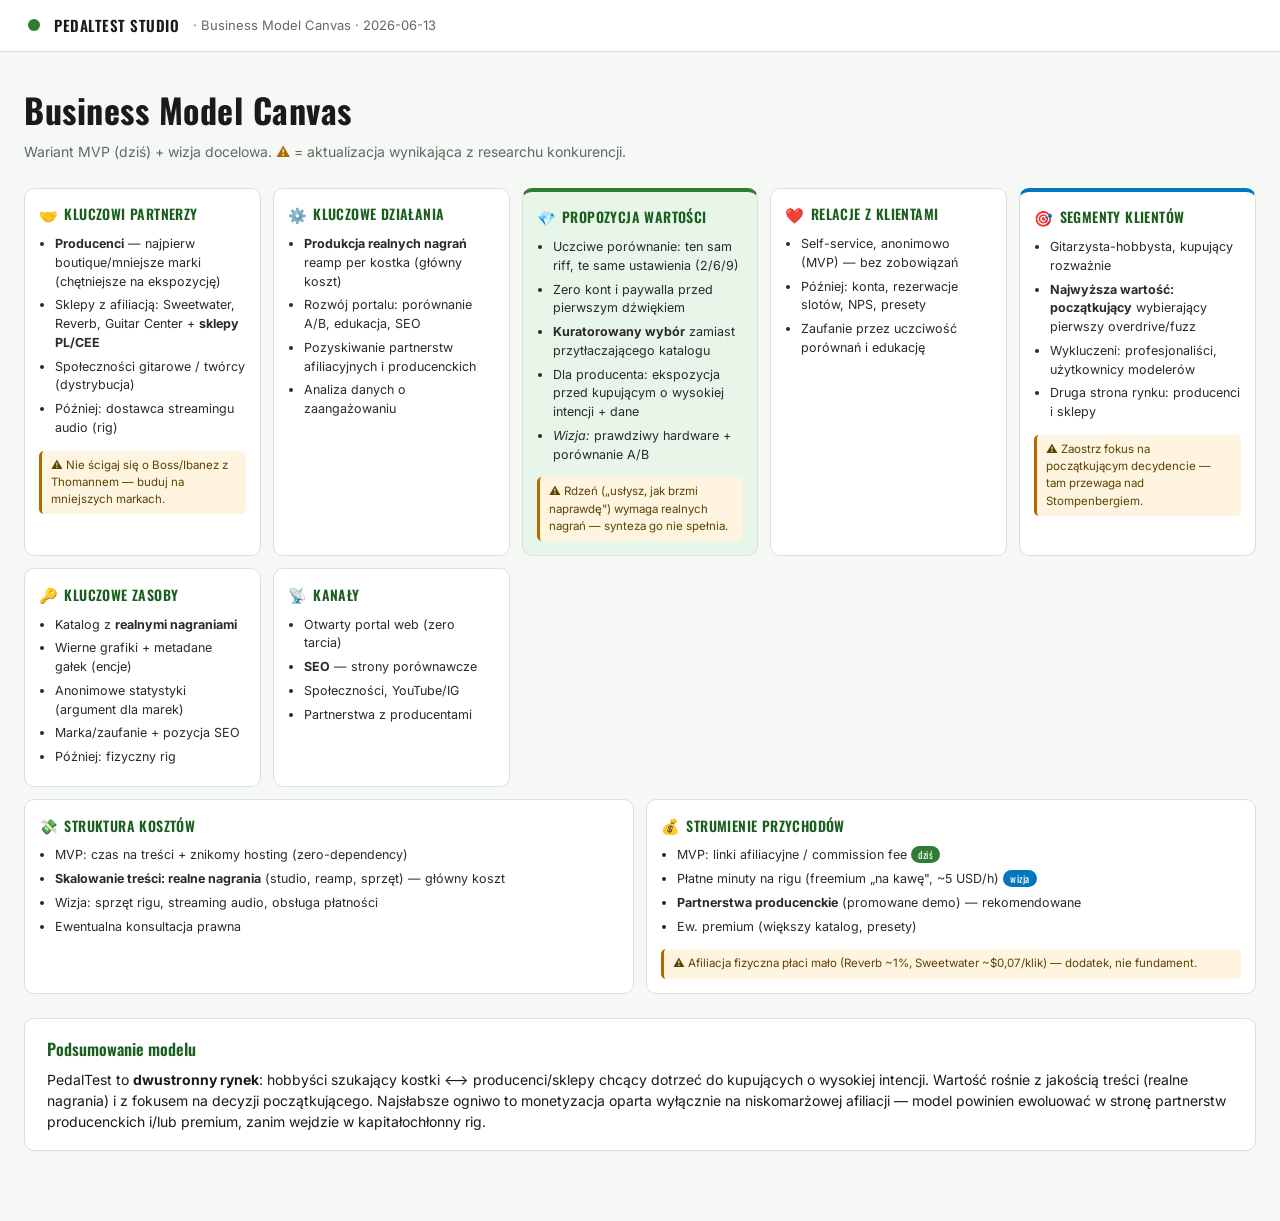
<file: 09-business-model-canvas.html>
<!DOCTYPE html>
<html lang="pl">
<head>
<meta charset="UTF-8">
<meta name="viewport" content="width=device-width, initial-scale=1.0">
<title>Business Model Canvas — PedalTest Studio</title>
<link rel="preconnect" href="https://fonts.googleapis.com">
<link href="https://fonts.googleapis.com/css2?family=Oswald:wght@400;500;600;700&family=Inter:wght@400;500;600&display=swap" rel="stylesheet">
<style>
  :root{--green:#2e7d32;--green-dark:#1b5e20;--green-light:#e8f5e9;--ink:#1a1a1a;--muted:#5f6b62;--line:#d9e2d9;--bg:#f6f8f6;--warn:#b26a00;--warn-bg:#fff4e0}
  *{box-sizing:border-box}
  body{margin:0;background:var(--bg);color:var(--ink);font-family:'Inter',system-ui,sans-serif;line-height:1.5}
  .nav{background:#fff;border-bottom:1px solid var(--line);padding:14px 28px;display:flex;align-items:center;gap:14px}
  .nav .dot{width:12px;height:12px;border-radius:50%;background:var(--green)}
  .nav b{font-family:'Oswald';font-weight:600;letter-spacing:.5px;text-transform:uppercase;font-size:15px}
  .nav span{color:var(--muted);font-size:13px}
  .wrap{max-width:1280px;margin:0 auto;padding:32px 24px 70px}
  h1{font-family:'Oswald';font-weight:700;font-size:34px;margin:0 0 6px;letter-spacing:.5px}
  .sub{color:var(--muted);font-size:14px;margin-bottom:26px}
  .grid{display:grid;grid-template-columns:repeat(5,1fr);grid-auto-rows:minmax(150px,auto);gap:12px}
  .cell{background:#fff;border:1px solid var(--line);border-radius:10px;padding:14px;display:flex;flex-direction:column}
  .cell h3{font-family:'Oswald';font-weight:600;font-size:14px;letter-spacing:.4px;text-transform:uppercase;margin:0 0 4px;color:var(--green-dark);display:flex;align-items:center;gap:6px}
  .cell .ic{font-size:15px}
  .cell ul{margin:6px 0 0;padding-left:16px}
  .cell li{font-size:12.5px;margin-bottom:5px;color:#2a2a2a}
  .cell.vp{border-top:4px solid var(--green);background:var(--green-light)}
  .cell.cs{border-top:4px solid #0277bd}
  .span2{grid-row:span 2}
  .warn{background:var(--warn-bg);border-left:3px solid var(--warn);padding:6px 9px;border-radius:5px;font-size:11.5px;margin-top:8px;color:#5b4300}
  .tag{display:inline-block;font-family:'Oswald';font-size:10px;padding:1px 7px;border-radius:10px;background:var(--green);color:#fff;letter-spacing:.5px;margin-left:auto}
  .tag.v{background:#0277bd}
  .botrow{display:grid;grid-template-columns:1fr 1fr;gap:12px;margin-top:12px}
  .note{margin-top:24px;background:#fff;border:1px solid var(--line);border-radius:10px;padding:18px 22px;font-size:14px}
  .note h3{font-family:'Oswald';font-weight:600;margin:0 0 8px;color:var(--green-dark)}
  @media(max-width:1000px){.grid{grid-template-columns:repeat(2,1fr)}.span2{grid-row:auto}.botrow{grid-template-columns:1fr}}
</style>
</head>
<body>
<div class="nav"><span class="dot"></span><b>PedalTest Studio</b><span>· Business Model Canvas · 2026-06-13</span></div>
<div class="wrap">
  <h1>Business Model Canvas</h1>
  <div class="sub">Wariant MVP (dziś) + wizja docelowa. <span style="color:var(--warn)">⚠️</span> = aktualizacja wynikająca z researchu konkurencji.</div>

  <div class="grid">
    <div class="cell span2">
      <h3><span class="ic">🤝</span>Kluczowi partnerzy</h3>
      <ul>
        <li><strong>Producenci</strong> — najpierw boutique/mniejsze marki (chętniejsze na ekspozycję)</li>
        <li>Sklepy z afiliacją: Sweetwater, Reverb, Guitar Center + <strong>sklepy PL/CEE</strong></li>
        <li>Społeczności gitarowe / twórcy (dystrybucja)</li>
        <li>Później: dostawca streamingu audio (rig)</li>
      </ul>
      <div class="warn">⚠️ Nie ścigaj się o Boss/Ibanez z Thomannem — buduj na mniejszych markach.</div>
    </div>
    <div class="cell span2">
      <h3><span class="ic">⚙️</span>Kluczowe działania</h3>
      <ul>
        <li><strong>Produkcja realnych nagrań</strong> reamp per kostka (główny koszt)</li>
        <li>Rozwój portalu: porównanie A/B, edukacja, SEO</li>
        <li>Pozyskiwanie partnerstw afiliacyjnych i producenckich</li>
        <li>Analiza danych o zaangażowaniu</li>
      </ul>
    </div>
    <div class="cell vp span2">
      <h3><span class="ic">💎</span>Propozycja wartości</h3>
      <ul>
        <li>Uczciwe porównanie: ten sam riff, te same ustawienia (2/6/9)</li>
        <li>Zero kont i paywalla przed pierwszym dźwiękiem</li>
        <li><strong>Kuratorowany wybór</strong> zamiast przytłaczającego katalogu</li>
        <li>Dla producenta: ekspozycja przed kupującym o wysokiej intencji + dane</li>
        <li><em>Wizja:</em> prawdziwy hardware + porównanie A/B</li>
      </ul>
      <div class="warn">⚠️ Rdzeń („usłysz, jak brzmi naprawdę") wymaga realnych nagrań — synteza go nie spełnia.</div>
    </div>
    <div class="cell span2">
      <h3><span class="ic">❤️</span>Relacje z klientami</h3>
      <ul>
        <li>Self-service, anonimowo (MVP) — bez zobowiązań</li>
        <li>Później: konta, rezerwacje slotów, NPS, presety</li>
        <li>Zaufanie przez uczciwość porównań i edukację</li>
      </ul>
    </div>
    <div class="cell cs span2">
      <h3><span class="ic">🎯</span>Segmenty klientów</h3>
      <ul>
        <li>Gitarzysta-hobbysta, kupujący rozważnie</li>
        <li><strong>Najwyższa wartość: początkujący</strong> wybierający pierwszy overdrive/fuzz</li>
        <li>Wykluczeni: profesjonaliści, użytkownicy modelerów</li>
        <li>Druga strona rynku: producenci i sklepy</li>
      </ul>
      <div class="warn">⚠️ Zaostrz fokus na początkującym decydencie — tam przewaga nad Stompenbergiem.</div>
    </div>

    <div class="cell">
      <h3><span class="ic">🔑</span>Kluczowe zasoby</h3>
      <ul>
        <li>Katalog z <strong>realnymi nagraniami</strong></li>
        <li>Wierne grafiki + metadane gałek (encje)</li>
        <li>Anonimowe statystyki (argument dla marek)</li>
        <li>Marka/zaufanie + pozycja SEO</li>
        <li>Później: fizyczny rig</li>
      </ul>
    </div>
    <div class="cell">
      <h3><span class="ic">📡</span>Kanały</h3>
      <ul>
        <li>Otwarty portal web (zero tarcia)</li>
        <li><strong>SEO</strong> — strony porównawcze</li>
        <li>Społeczności, YouTube/IG</li>
        <li>Partnerstwa z producentami</li>
      </ul>
    </div>
  </div>

  <div class="botrow">
    <div class="cell">
      <h3><span class="ic">💸</span>Struktura kosztów</h3>
      <ul>
        <li>MVP: czas na treści + znikomy hosting (zero-dependency)</li>
        <li><strong>Skalowanie treści: realne nagrania</strong> (studio, reamp, sprzęt) — główny koszt</li>
        <li>Wizja: sprzęt rigu, streaming audio, obsługa płatności</li>
        <li>Ewentualna konsultacja prawna</li>
      </ul>
    </div>
    <div class="cell">
      <h3><span class="ic">💰</span>Strumienie przychodów</h3>
      <ul>
        <li>MVP: linki afiliacyjne / commission fee <span class="tag">dziś</span></li>
        <li>Płatne minuty na rigu (freemium „na kawę", ~5 USD/h) <span class="tag v">wizja</span></li>
        <li><strong>Partnerstwa producenckie</strong> (promowane demo) — rekomendowane</li>
        <li>Ew. premium (większy katalog, presety)</li>
      </ul>
      <div class="warn">⚠️ Afiliacja fizyczna płaci mało (Reverb ~1%, Sweetwater ~$0,07/klik) — dodatek, nie fundament.</div>
    </div>
  </div>

  <div class="note">
    <h3>Podsumowanie modelu</h3>
    <p style="margin:0">PedalTest to <strong>dwustronny rynek</strong>: hobbyści szukający kostki ⟷ producenci/sklepy chcący dotrzeć do kupujących o wysokiej intencji. Wartość rośnie z jakością treści (realne nagrania) i z fokusem na decyzji początkującego. Najsłabsze ogniwo to monetyzacja oparta wyłącznie na niskomarżowej afiliacji — model powinien ewoluować w stronę partnerstw producenckich i/lub premium, zanim wejdzie w kapitałochłonny rig.</p>
  </div>
</div>
</body>
</html>
</file>
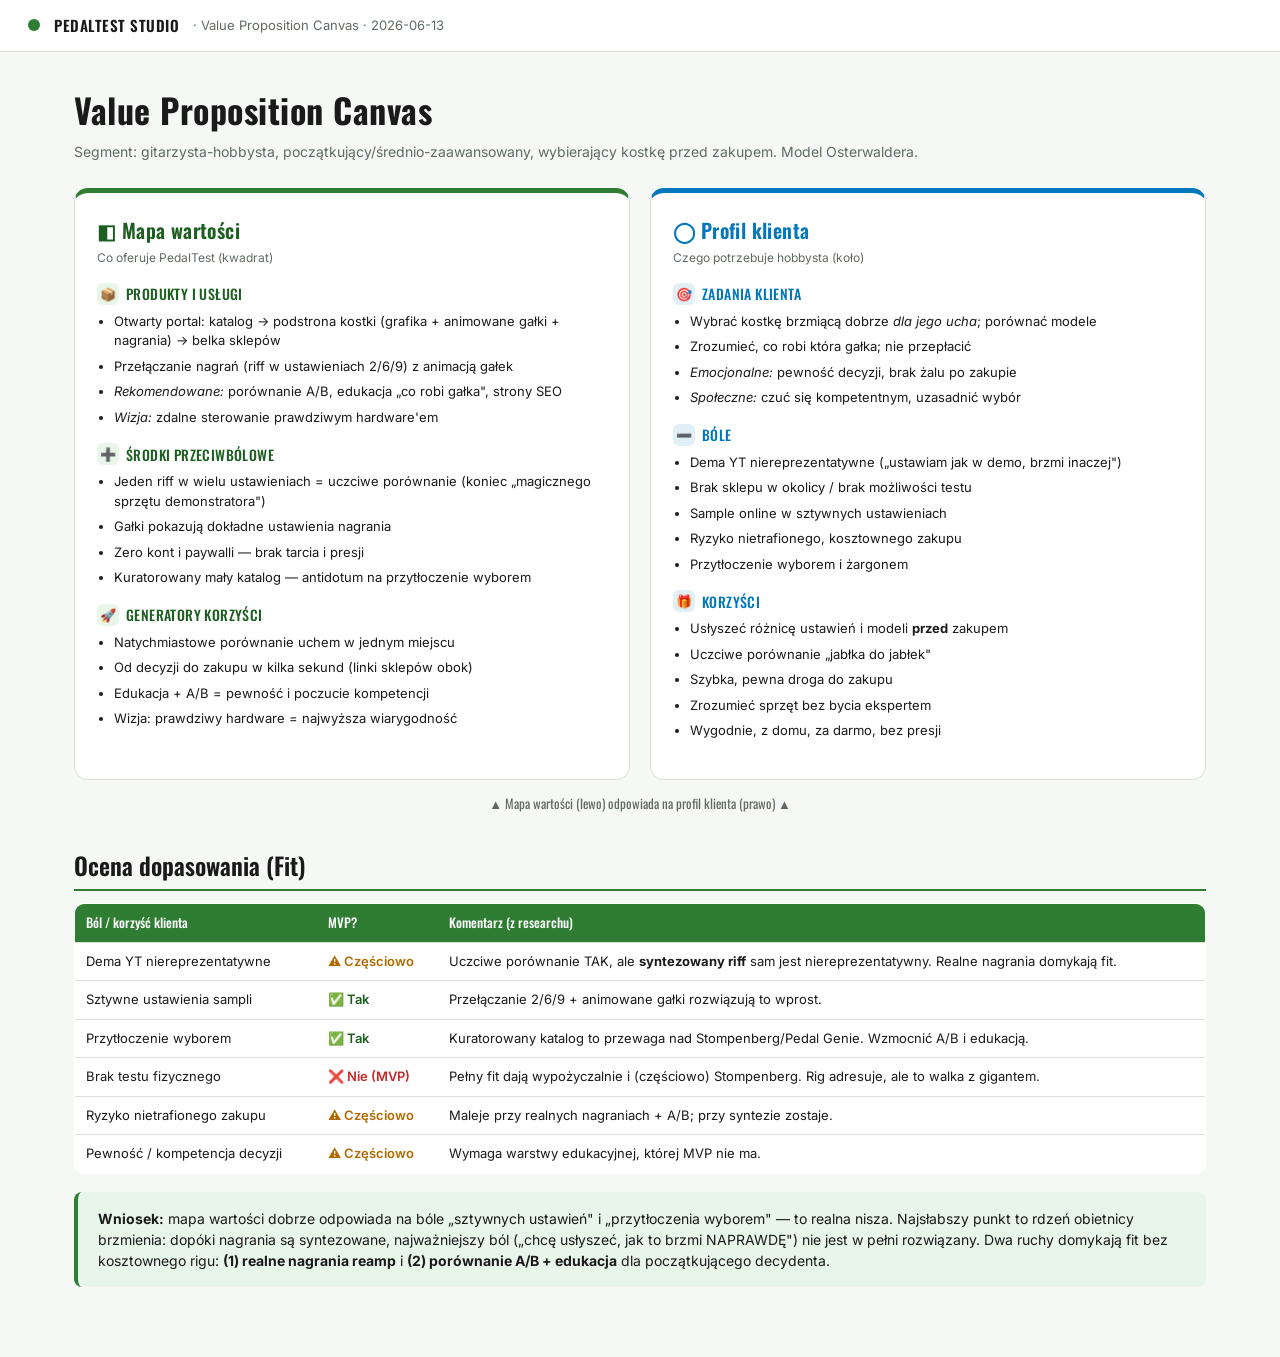
<file: 10-value-proposition-canvas.html>
<!DOCTYPE html>
<html lang="pl">
<head>
<meta charset="UTF-8">
<meta name="viewport" content="width=device-width, initial-scale=1.0">
<title>Value Proposition Canvas — PedalTest Studio</title>
<link rel="preconnect" href="https://fonts.googleapis.com">
<link href="https://fonts.googleapis.com/css2?family=Oswald:wght@400;500;600;700&family=Inter:wght@400;500;600&display=swap" rel="stylesheet">
<style>
  :root{--green:#2e7d32;--green-dark:#1b5e20;--green-light:#e8f5e9;--ink:#1a1a1a;--muted:#5f6b62;--line:#d9e2d9;--bg:#f6f8f6;--blue:#0277bd;--blue-light:#e1f0f7;--warn:#b26a00;--warn-bg:#fff4e0}
  *{box-sizing:border-box}
  body{margin:0;background:var(--bg);color:var(--ink);font-family:'Inter',system-ui,sans-serif;line-height:1.5}
  .nav{background:#fff;border-bottom:1px solid var(--line);padding:14px 28px;display:flex;align-items:center;gap:14px}
  .nav .dot{width:12px;height:12px;border-radius:50%;background:var(--green)}
  .nav b{font-family:'Oswald';font-weight:600;letter-spacing:.5px;text-transform:uppercase;font-size:15px}
  .nav span{color:var(--muted);font-size:13px}
  .wrap{max-width:1180px;margin:0 auto;padding:32px 24px 70px}
  h1{font-family:'Oswald';font-weight:700;font-size:34px;margin:0 0 6px;letter-spacing:.5px}
  .sub{color:var(--muted);font-size:14px;margin-bottom:26px}
  .two{display:grid;grid-template-columns:1fr 1fr;gap:20px}
  .panel{background:#fff;border:1px solid var(--line);border-radius:14px;padding:22px}
  .panel.value{border-top:5px solid var(--green)}
  .panel.cust{border-top:5px solid var(--blue)}
  .ptitle{font-family:'Oswald';font-weight:600;font-size:20px;letter-spacing:.4px;margin:0 0 4px}
  .panel.value .ptitle{color:var(--green-dark)}
  .panel.cust .ptitle{color:var(--blue)}
  .pshape{font-size:12px;color:var(--muted);margin-bottom:16px}
  .blk{margin-bottom:16px}
  .blk h3{font-family:'Oswald';font-weight:500;font-size:14px;text-transform:uppercase;letter-spacing:.4px;margin:0 0 7px;display:flex;align-items:center;gap:7px}
  .blk.green h3{color:var(--green-dark)} .blk.blue h3{color:var(--blue)}
  .blk ul{margin:0;padding-left:17px}
  .blk li{font-size:13px;margin-bottom:6px}
  .chip{width:22px;height:22px;border-radius:6px;display:inline-flex;align-items:center;justify-content:center;font-size:13px}
  .chip.g{background:var(--green-light)} .chip.b{background:var(--blue-light)}
  .arrow{text-align:center;font-family:'Oswald';color:var(--muted);font-size:13px;margin:14px 0}
  table{width:100%;border-collapse:collapse;margin:8px 0;font-size:13px;background:#fff;border-radius:10px;overflow:hidden;border:1px solid var(--line)}
  th{background:var(--green);color:#fff;font-family:'Oswald';font-weight:500;text-align:left;padding:9px 11px}
  td{padding:9px 11px;border-top:1px solid var(--line);vertical-align:top}
  .fit h2{font-family:'Oswald';font-weight:600;font-size:24px;border-bottom:2px solid var(--green);padding-bottom:6px;margin:34px 0 12px}
  .ok{color:var(--green-dark);font-weight:600} .part{color:var(--warn);font-weight:600} .no{color:#c62828;font-weight:600}
  .note{margin-top:18px;background:var(--green-light);border-left:4px solid var(--green);border-radius:8px;padding:16px 20px;font-size:14px}
  @media(max-width:880px){.two{grid-template-columns:1fr}}
</style>
</head>
<body>
<div class="nav"><span class="dot"></span><b>PedalTest Studio</b><span>· Value Proposition Canvas · 2026-06-13</span></div>
<div class="wrap">
  <h1>Value Proposition Canvas</h1>
  <div class="sub">Segment: gitarzysta-hobbysta, początkujący/średnio-zaawansowany, wybierający kostkę przed zakupem. Model Osterwaldera.</div>

  <div class="two">
    <div class="panel value">
      <div class="ptitle">◧ Mapa wartości</div>
      <div class="pshape">Co oferuje PedalTest (kwadrat)</div>
      <div class="blk green">
        <h3><span class="chip g">📦</span>Produkty i usługi</h3>
        <ul>
          <li>Otwarty portal: katalog → podstrona kostki (grafika + animowane gałki + nagrania) → belka sklepów</li>
          <li>Przełączanie nagrań (riff w ustawieniach 2/6/9) z animacją gałek</li>
          <li><em>Rekomendowane:</em> porównanie A/B, edukacja „co robi gałka", strony SEO</li>
          <li><em>Wizja:</em> zdalne sterowanie prawdziwym hardware'em</li>
        </ul>
      </div>
      <div class="blk green">
        <h3><span class="chip g">➕</span>Środki przeciwbólowe</h3>
        <ul>
          <li>Jeden riff w wielu ustawieniach = uczciwe porównanie (koniec „magicznego sprzętu demonstratora")</li>
          <li>Gałki pokazują dokładne ustawienia nagrania</li>
          <li>Zero kont i paywalli — brak tarcia i presji</li>
          <li>Kuratorowany mały katalog — antidotum na przytłoczenie wyborem</li>
        </ul>
      </div>
      <div class="blk green">
        <h3><span class="chip g">🚀</span>Generatory korzyści</h3>
        <ul>
          <li>Natychmiastowe porównanie uchem w jednym miejscu</li>
          <li>Od decyzji do zakupu w kilka sekund (linki sklepów obok)</li>
          <li>Edukacja + A/B = pewność i poczucie kompetencji</li>
          <li>Wizja: prawdziwy hardware = najwyższa wiarygodność</li>
        </ul>
      </div>
    </div>

    <div class="panel cust">
      <div class="ptitle">◯ Profil klienta</div>
      <div class="pshape">Czego potrzebuje hobbysta (koło)</div>
      <div class="blk blue">
        <h3><span class="chip b">🎯</span>Zadania klienta</h3>
        <ul>
          <li>Wybrać kostkę brzmiącą dobrze <em>dla jego ucha</em>; porównać modele</li>
          <li>Zrozumieć, co robi która gałka; nie przepłacić</li>
          <li><em>Emocjonalne:</em> pewność decyzji, brak żalu po zakupie</li>
          <li><em>Społeczne:</em> czuć się kompetentnym, uzasadnić wybór</li>
        </ul>
      </div>
      <div class="blk blue">
        <h3><span class="chip b">➖</span>Bóle</h3>
        <ul>
          <li>Dema YT niereprezentatywne („ustawiam jak w demo, brzmi inaczej")</li>
          <li>Brak sklepu w okolicy / brak możliwości testu</li>
          <li>Sample online w sztywnych ustawieniach</li>
          <li>Ryzyko nietrafionego, kosztownego zakupu</li>
          <li>Przytłoczenie wyborem i żargonem</li>
        </ul>
      </div>
      <div class="blk blue">
        <h3><span class="chip b">🎁</span>Korzyści</h3>
        <ul>
          <li>Usłyszeć różnicę ustawień i modeli <strong>przed</strong> zakupem</li>
          <li>Uczciwe porównanie „jabłka do jabłek"</li>
          <li>Szybka, pewna droga do zakupu</li>
          <li>Zrozumieć sprzęt bez bycia ekspertem</li>
          <li>Wygodnie, z domu, za darmo, bez presji</li>
        </ul>
      </div>
    </div>
  </div>

  <div class="arrow">▲ Mapa wartości (lewo) odpowiada na profil klienta (prawo) ▲</div>

  <div class="fit">
    <h2>Ocena dopasowania (Fit)</h2>
    <table>
      <tr><th>Ból / korzyść klienta</th><th>MVP?</th><th>Komentarz (z researchu)</th></tr>
      <tr><td>Dema YT niereprezentatywne</td><td class="part">⚠️ Częściowo</td><td>Uczciwe porównanie TAK, ale <strong>syntezowany riff</strong> sam jest niereprezentatywny. Realne nagrania domykają fit.</td></tr>
      <tr><td>Sztywne ustawienia sampli</td><td class="ok">✅ Tak</td><td>Przełączanie 2/6/9 + animowane gałki rozwiązują to wprost.</td></tr>
      <tr><td>Przytłoczenie wyborem</td><td class="ok">✅ Tak</td><td>Kuratorowany katalog to przewaga nad Stompenberg/Pedal Genie. Wzmocnić A/B i edukacją.</td></tr>
      <tr><td>Brak testu fizycznego</td><td class="no">❌ Nie (MVP)</td><td>Pełny fit dają wypożyczalnie i (częściowo) Stompenberg. Rig adresuje, ale to walka z gigantem.</td></tr>
      <tr><td>Ryzyko nietrafionego zakupu</td><td class="part">⚠️ Częściowo</td><td>Maleje przy realnych nagraniach + A/B; przy syntezie zostaje.</td></tr>
      <tr><td>Pewność / kompetencja decyzji</td><td class="part">⚠️ Częściowo</td><td>Wymaga warstwy edukacyjnej, której MVP nie ma.</td></tr>
    </table>
  </div>

  <div class="note">
    <strong>Wniosek:</strong> mapa wartości dobrze odpowiada na bóle „sztywnych ustawień" i „przytłoczenia wyborem" — to realna nisza. Najsłabszy punkt to rdzeń obietnicy brzmienia: dopóki nagrania są syntezowane, najważniejszy ból („chcę usłyszeć, jak to brzmi NAPRAWDĘ") nie jest w pełni rozwiązany. Dwa ruchy domykają fit bez kosztownego rigu: <strong>(1) realne nagrania reamp</strong> i <strong>(2) porównanie A/B + edukacja</strong> dla początkującego decydenta.
  </div>
</div>
</body>
</html>
</file>
